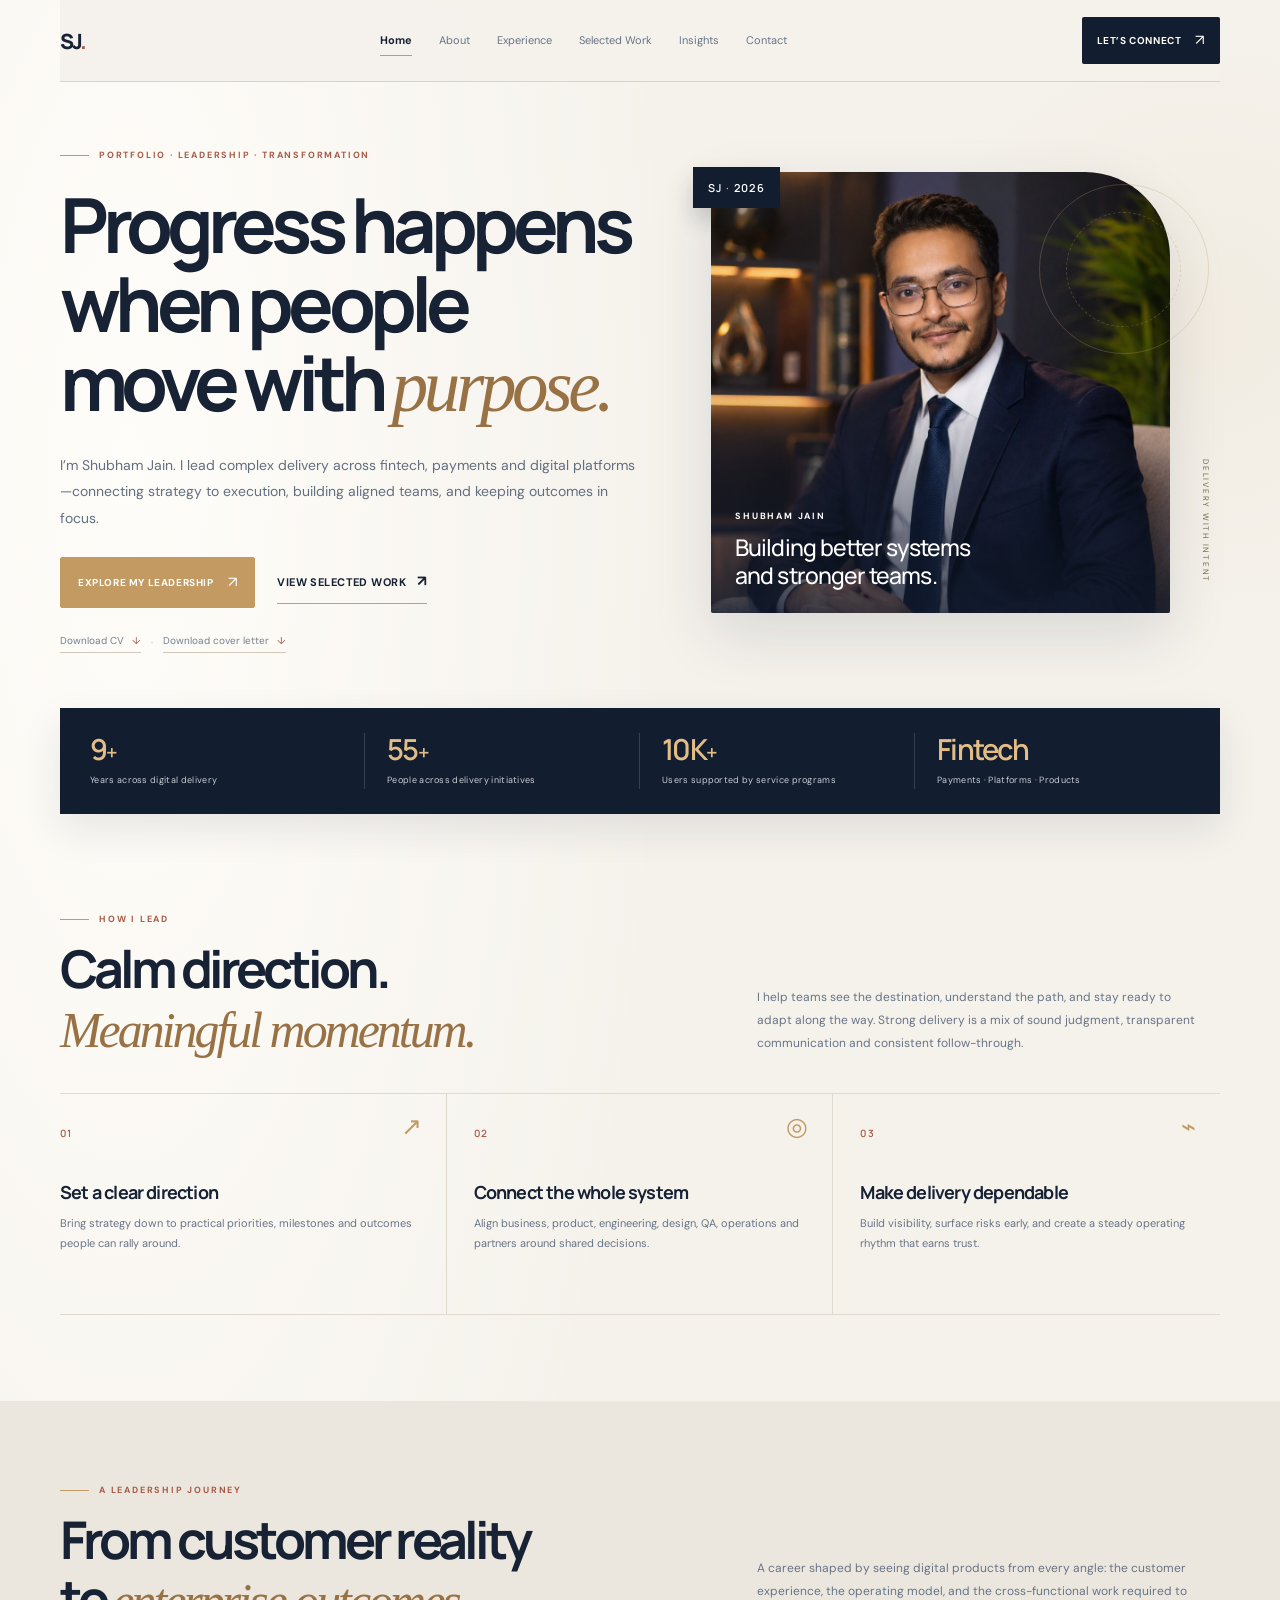
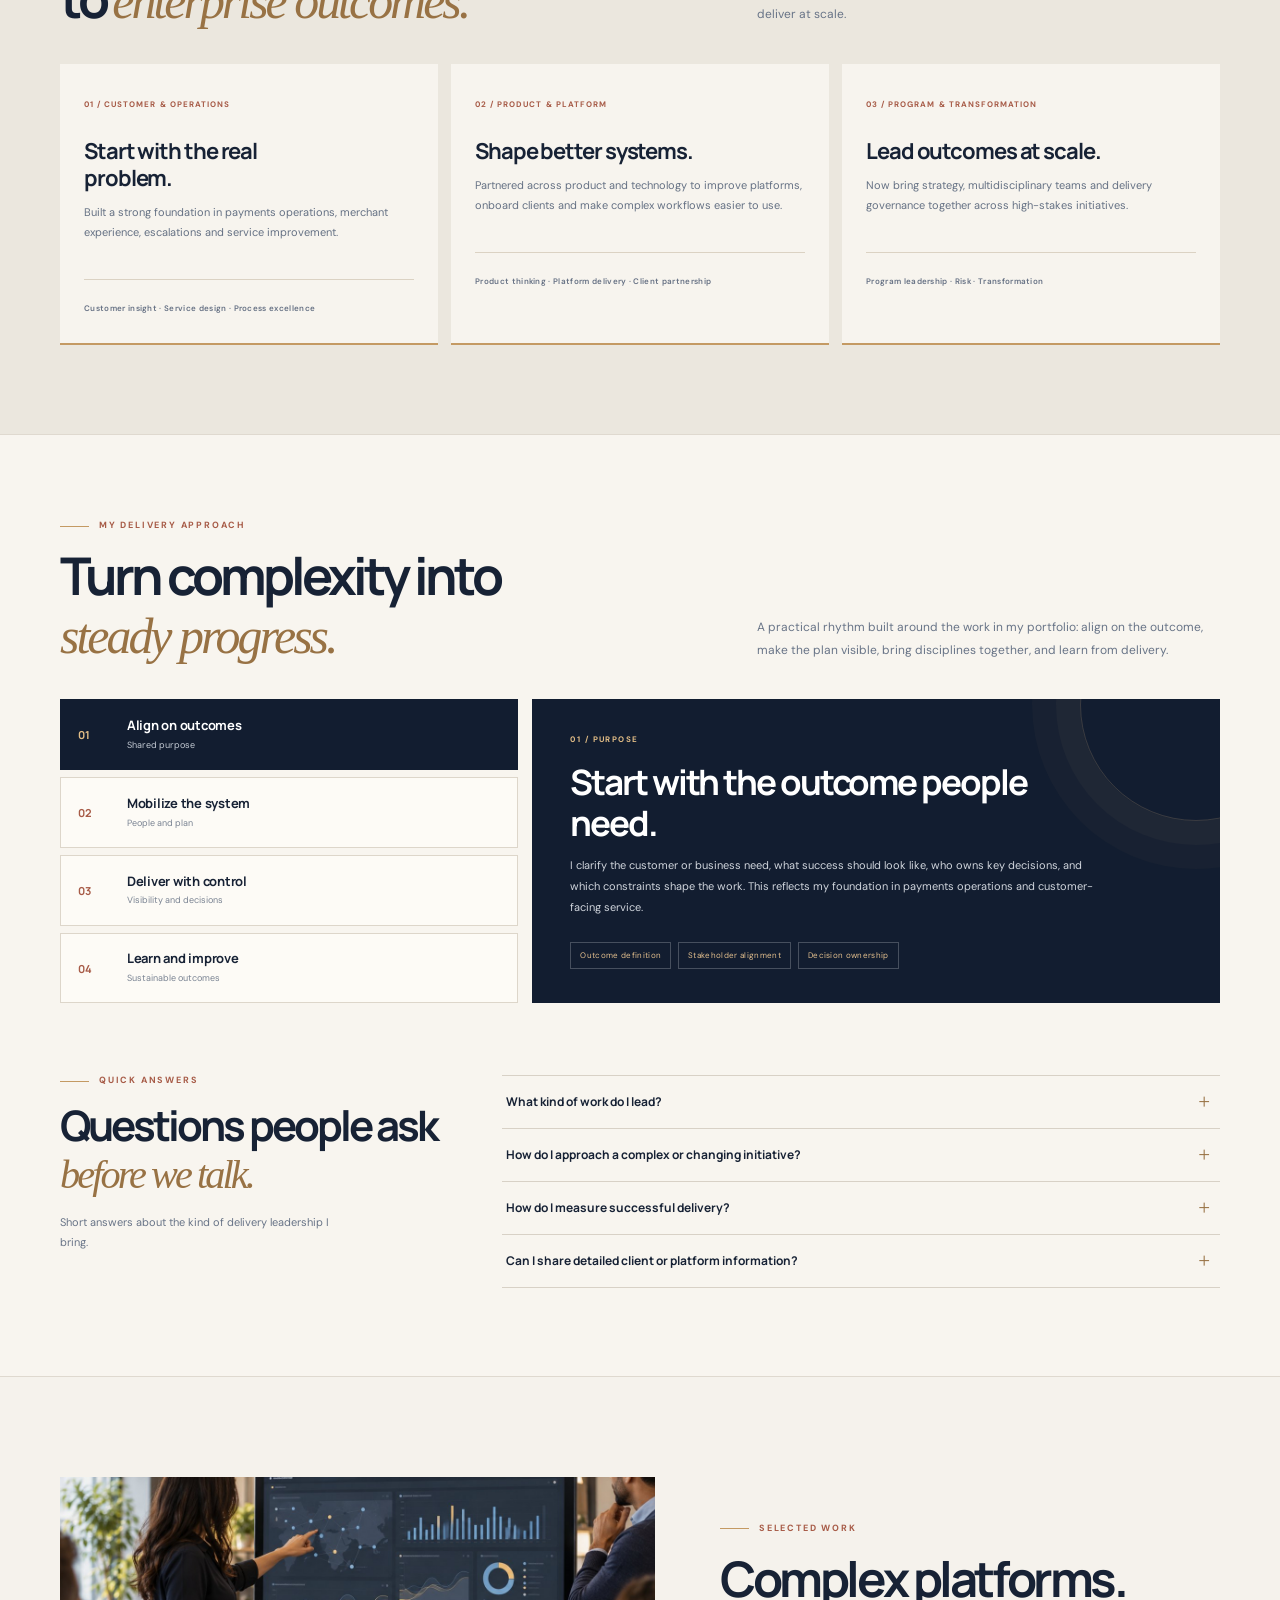
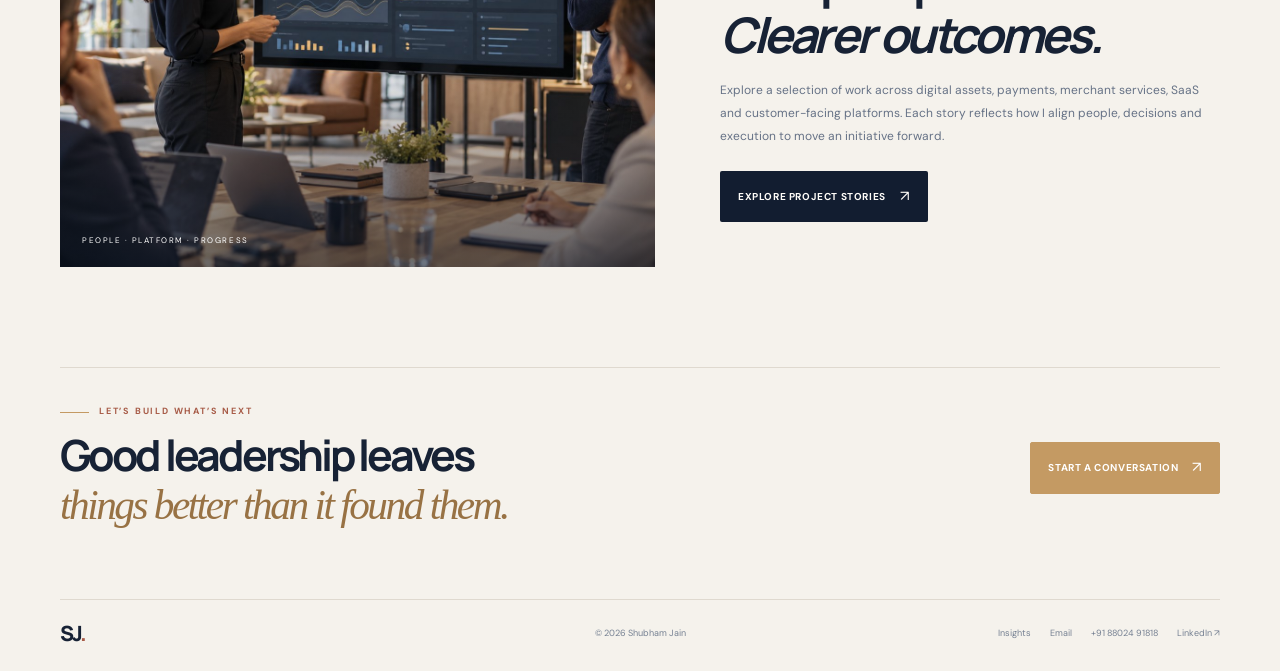
<file: index.html>
<!doctype html>
<html lang="en">

<head>
    <meta charset="utf-8">
    <meta name="viewport" content="width=device-width,initial-scale=1">
    <meta name="description"
        content="Shubham Jain — delivery, transformation and program leader across fintech, payments and digital platforms.">
    <title>Shubham Jain — Delivery & Transformation Leader</title>
    <link rel="icon" type="image/png" sizes="64x64" href="assets/favicon-64.png">
    <link rel="apple-touch-icon" sizes="180x180" href="assets/apple-touch-icon.png">
    <link rel="stylesheet" href="styles.css">
</head>

<body>
    <div class="site-shell">
        <nav class="nav wrap"><a class="brand" href="index.html">SJ<span>.</span></a>
            <div class="navlinks"><a class="active" href="index.html">Home</a><a href="about.html">About</a><a
                    href="experience.html">Experience</a><a href="projects.html">Selected Work</a><a href="insights.html">Insights</a><a
                    href="contact.html">Contact</a></div><a class="nav-cta" href="contact.html">Let’s connect
                <b>↗</b></a>
        </nav>
        <main>
            <section class="hero wrap">
                <div class="hero-copy reveal">
                    <div class="eyebrow"><span class="eyebrow-line"></span>Portfolio · Leadership · Transformation</div>
                    <h1>Progress happens when people move with <em>purpose.</em></h1>
                    <p class="lead">I’m Shubham Jain. I lead complex delivery across fintech, payments and digital
                        platforms—connecting strategy to execution, building aligned teams, and keeping outcomes in
                        focus.</p>
                    <div class="actions"><a class="button gold" href="experience.html">Explore my leadership
                            <span>↗</span></a><a class="text-link" href="projects.html">View selected work
                            <span>↗</span></a></div>
                    <div class="document-links"><a href="assets/Shubham-Jain-CV.pdf" download>Download CV
                            <span>↓</span></a><i>·</i><a href="assets/Shubham-Jain-Cover-Letter.pdf" download>Download
                            cover letter <span>↓</span></a></div>
                </div>
                <div class="hero-visual reveal">
                    <div class="hero-photo"><img src="assets/shubham-hero.jpg"
                            alt="Shubham Jain in a professional setting">
                        <div class="photo-shade"></div>
                        <div class="photo-caption"><span>SHUBHAM JAIN</span><strong>Building better systems<br>and
                                stronger teams.</strong></div>
                    </div>
                    <div class="orbit orbit-one"></div>
                    <div class="orbit orbit-two"></div>
                    <div class="floating-mark">SJ <span>·</span> 2026</div>
                    <div class="vertical-note">DELIVERY WITH INTENT</div>
                </div>
            </section>
            <section class="stat-band wrap reveal">
                <div class="stat"><strong>9<span>+</span></strong><small>Years across digital delivery</small></div>
                <div class="stat"><strong>55<span>+</span></strong><small>People across delivery initiatives</small>
                </div>
                <div class="stat"><strong>10K<span>+</span></strong><small>Users supported by service programs</small>
                </div>
                <div class="stat"><strong>Fintech</strong><small>Payments · Platforms · Products</small></div>
            </section>
            <section class="section wrap">
                <div class="section-heading reveal">
                    <div>
                        <div class="eyebrow"><span class="eyebrow-line"></span>How I lead</div>
                        <h2>Calm direction.<br><em>Meaningful momentum.</em></h2>
                    </div>
                    <p class="section-intro">I help teams see the destination, understand the path, and stay ready to
                        adapt along the way. Strong delivery is a mix of sound judgment, transparent communication and
                        consistent follow-through.</p>
                </div>
                <div class="leadership-grid">
                    <article class="lead-card reveal"><span class="card-index">01</span>
                        <div class="card-icon">↗</div>
                        <h3>Set a clear direction</h3>
                        <p>Bring strategy down to practical priorities, milestones and outcomes people can rally around.
                        </p>
                    </article>
                    <article class="lead-card reveal"><span class="card-index">02</span>
                        <div class="card-icon">◎</div>
                        <h3>Connect the whole system</h3>
                        <p>Align business, product, engineering, design, QA, operations and partners around shared
                            decisions.</p>
                    </article>
                    <article class="lead-card reveal"><span class="card-index">03</span>
                        <div class="card-icon">⌁</div>
                        <h3>Make delivery dependable</h3>
                        <p>Build visibility, surface risks early, and create a steady operating rhythm that earns trust.
                        </p>
                    </article>
                </div>
            </section>
            <section class="journey-section">
                <div class="wrap">
                    <div class="section-heading reveal">
                        <div>
                            <div class="eyebrow"><span class="eyebrow-line"></span>A leadership journey</div>
                            <h2>From customer reality<br>to <em>enterprise outcomes.</em></h2>
                        </div>
                        <p class="section-intro">A career shaped by seeing digital products from every angle: the
                            customer experience, the operating model, and the cross-functional work required to deliver
                            at scale.</p>
                    </div>
                    <div class="journey-grid">
                        <article class="journey-card reveal"><span>01 / CUSTOMER & OPERATIONS</span>
                            <h3>Start with the real problem.</h3>
                            <p>Built a strong foundation in payments operations, merchant experience, escalations and
                                service improvement.</p>
                            <div class="journey-rule"></div><b>Customer insight · Service design · Process
                                excellence</b>
                        </article>
                        <article class="journey-card reveal"><span>02 / PRODUCT & PLATFORM</span>
                            <h3>Shape better systems.</h3>
                            <p>Partnered across product and technology to improve platforms, onboard clients and make
                                complex workflows easier to use.</p>
                            <div class="journey-rule"></div><b>Product thinking · Platform delivery · Client
                                partnership</b>
                        </article>
                        <article class="journey-card reveal"><span>03 / PROGRAM & TRANSFORMATION</span>
                            <h3>Lead outcomes at scale.</h3>
                            <p>Now bring strategy, multidisciplinary teams and delivery governance together across
                                high-stakes initiatives.</p>
                            <div class="journey-rule"></div><b>Program leadership · Risk · Transformation</b>
                        </article>
                    </div>
                </div>
            </section>
            <section class="delivery-approach-section">
                <div class="wrap">
                    <div class="section-heading reveal">
                        <div>
                            <div class="eyebrow"><span class="eyebrow-line"></span>My delivery approach</div>
                            <h2>Turn complexity into<br><em>steady progress.</em></h2>
                        </div>
                        <p class="section-intro">A practical rhythm built around the work in my portfolio: align on the outcome, make the plan visible, bring disciplines together, and learn from delivery.</p>
                    </div>
                    <div class="approach-layout reveal">
                        <div class="approach-steps" role="tablist" aria-label="Delivery approach stages">
                            <button class="approach-step is-active" type="button" role="tab" aria-selected="true" aria-controls="approach-detail" data-step="0"><span>01</span><b>Align on outcomes</b><i>Shared purpose</i></button>
                            <button class="approach-step" type="button" role="tab" aria-selected="false" aria-controls="approach-detail" data-step="1"><span>02</span><b>Mobilize the system</b><i>People and plan</i></button>
                            <button class="approach-step" type="button" role="tab" aria-selected="false" aria-controls="approach-detail" data-step="2"><span>03</span><b>Deliver with control</b><i>Visibility and decisions</i></button>
                            <button class="approach-step" type="button" role="tab" aria-selected="false" aria-controls="approach-detail" data-step="3"><span>04</span><b>Learn and improve</b><i>Sustainable outcomes</i></button>
                        </div>
                        <article class="approach-detail" id="approach-detail" role="tabpanel" aria-live="polite">
                            <div class="approach-detail-number">01 / PURPOSE</div>
                            <h3>Start with the outcome people need.</h3>
                            <p>I clarify the customer or business need, what success should look like, who owns key decisions, and which constraints shape the work. This reflects my foundation in payments operations and customer-facing service.</p>
                            <div class="approach-tags"><span>Outcome definition</span><span>Stakeholder alignment</span><span>Decision ownership</span></div>
                        </article>
                    </div>
                    <div class="approach-faq">
                        <div class="faq-intro">
                            <div class="eyebrow"><span class="eyebrow-line"></span>Quick answers</div>
                            <h3>Questions people ask<br><em>before we talk.</em></h3>
                            <p>Short answers about the kind of delivery leadership I bring.</p>
                        </div>
                        <div class="faq-list">
                            <details><summary>What kind of work do I lead?</summary><p>Cross-functional delivery across fintech, payments, SaaS and digital platforms, including programs that require coordination across product, engineering, QA, operations, clients and partners.</p></details>
                            <details><summary>How do I approach a complex or changing initiative?</summary><p>I make outcomes, ownership, dependencies and risks visible early, then create a regular decision and communication rhythm so teams can adapt without losing sight of the goal.</p></details>
                            <details><summary>How do I measure successful delivery?</summary><p>By agreed customer and business outcomes, quality and readiness, predictable communication, and whether the operating teams can sustain the result after launch.</p></details>
                            <details><summary>Can I share detailed client or platform information?</summary><p>I can discuss the leadership approach and public portfolio examples. Confidential client, employer and platform details should be discussed only when appropriate and authorized.</p></details>
                        </div>
                    </div>
                </div>
            </section>
            <section class="feature-work wrap">
                <div class="feature-image reveal"><img src="assets/project-service.jpg"
                        alt="Leadership team reviewing a service delivery dashboard"><span class="image-label">PEOPLE ·
                        PLATFORM · PROGRESS</span></div>
                <div class="feature-copy reveal">
                    <div class="eyebrow"><span class="eyebrow-line"></span>Selected work</div>
                    <h2>Complex platforms.<br><em>Clearer outcomes.</em></h2>
                    <p>Explore a selection of work across digital assets, payments, merchant services, SaaS and
                        customer-facing platforms. Each story reflects how I align people, decisions and execution to
                        move an initiative forward.</p><a class="button dark" href="projects.html">Explore project
                        stories <span>↗</span></a>
                </div>
            </section>
            <section class="closing wrap reveal">
                <div>
                    <div class="eyebrow"><span class="eyebrow-line"></span>Let’s build what’s next</div>
                    <h2>Good leadership leaves<br><em>things better than it found them.</em></h2>
                </div><a class="button gold" href="contact.html">Start a conversation <span>↗</span></a>
            </section>
        </main>
        <footer class="footer wrap"><a class="brand" href="index.html">SJ<span>.</span></a><span>© 2026 Shubham
                Jain</span>
            <div><a href="insights.html">Insights</a><a href="mailto:shubhamjain8010@gmail.com">Email</a><a href="tel:+918802491818">+91 88024 91818</a><a
                    href="https://www.linkedin.com/in/engineer-shubham/" target="_blank" rel="noreferrer">LinkedIn ↗</a>
            </div>
        </footer>
    </div>
    <script src="script.js"></script>
</body>

</html>
</file>
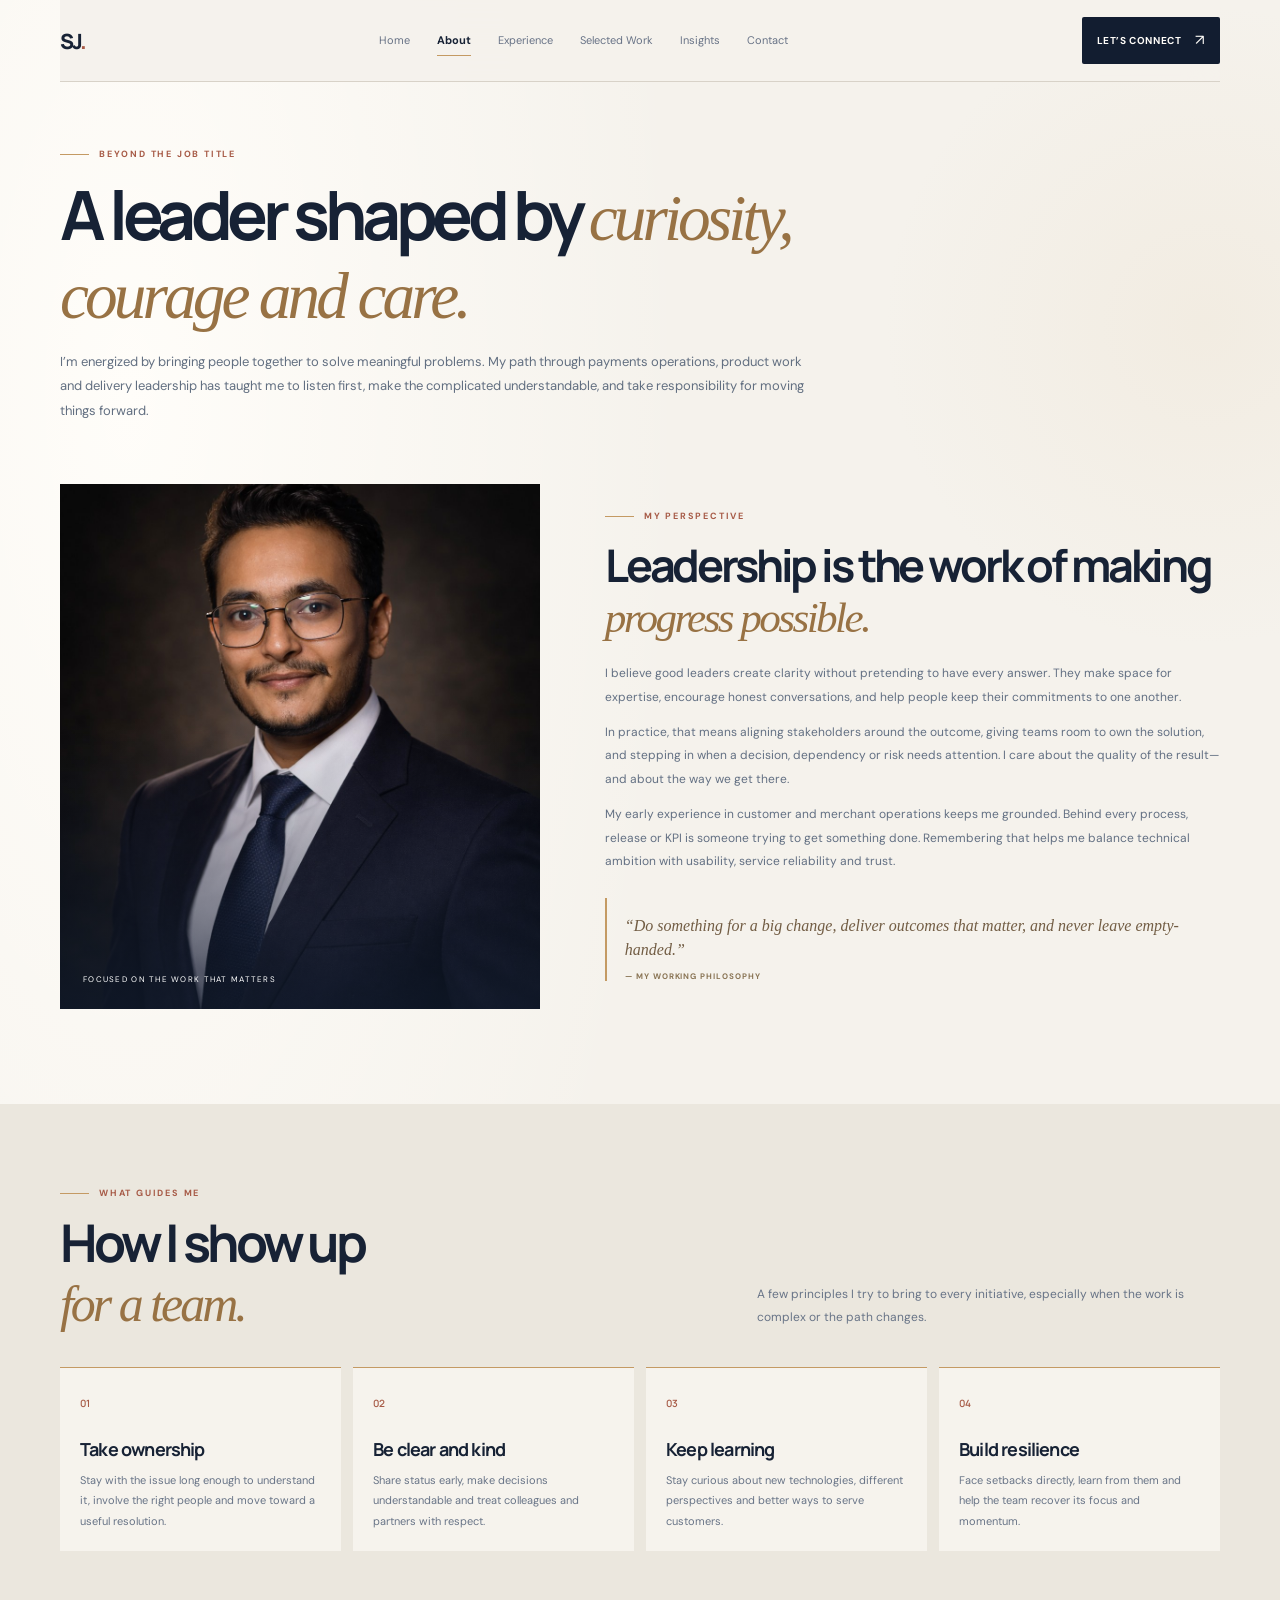
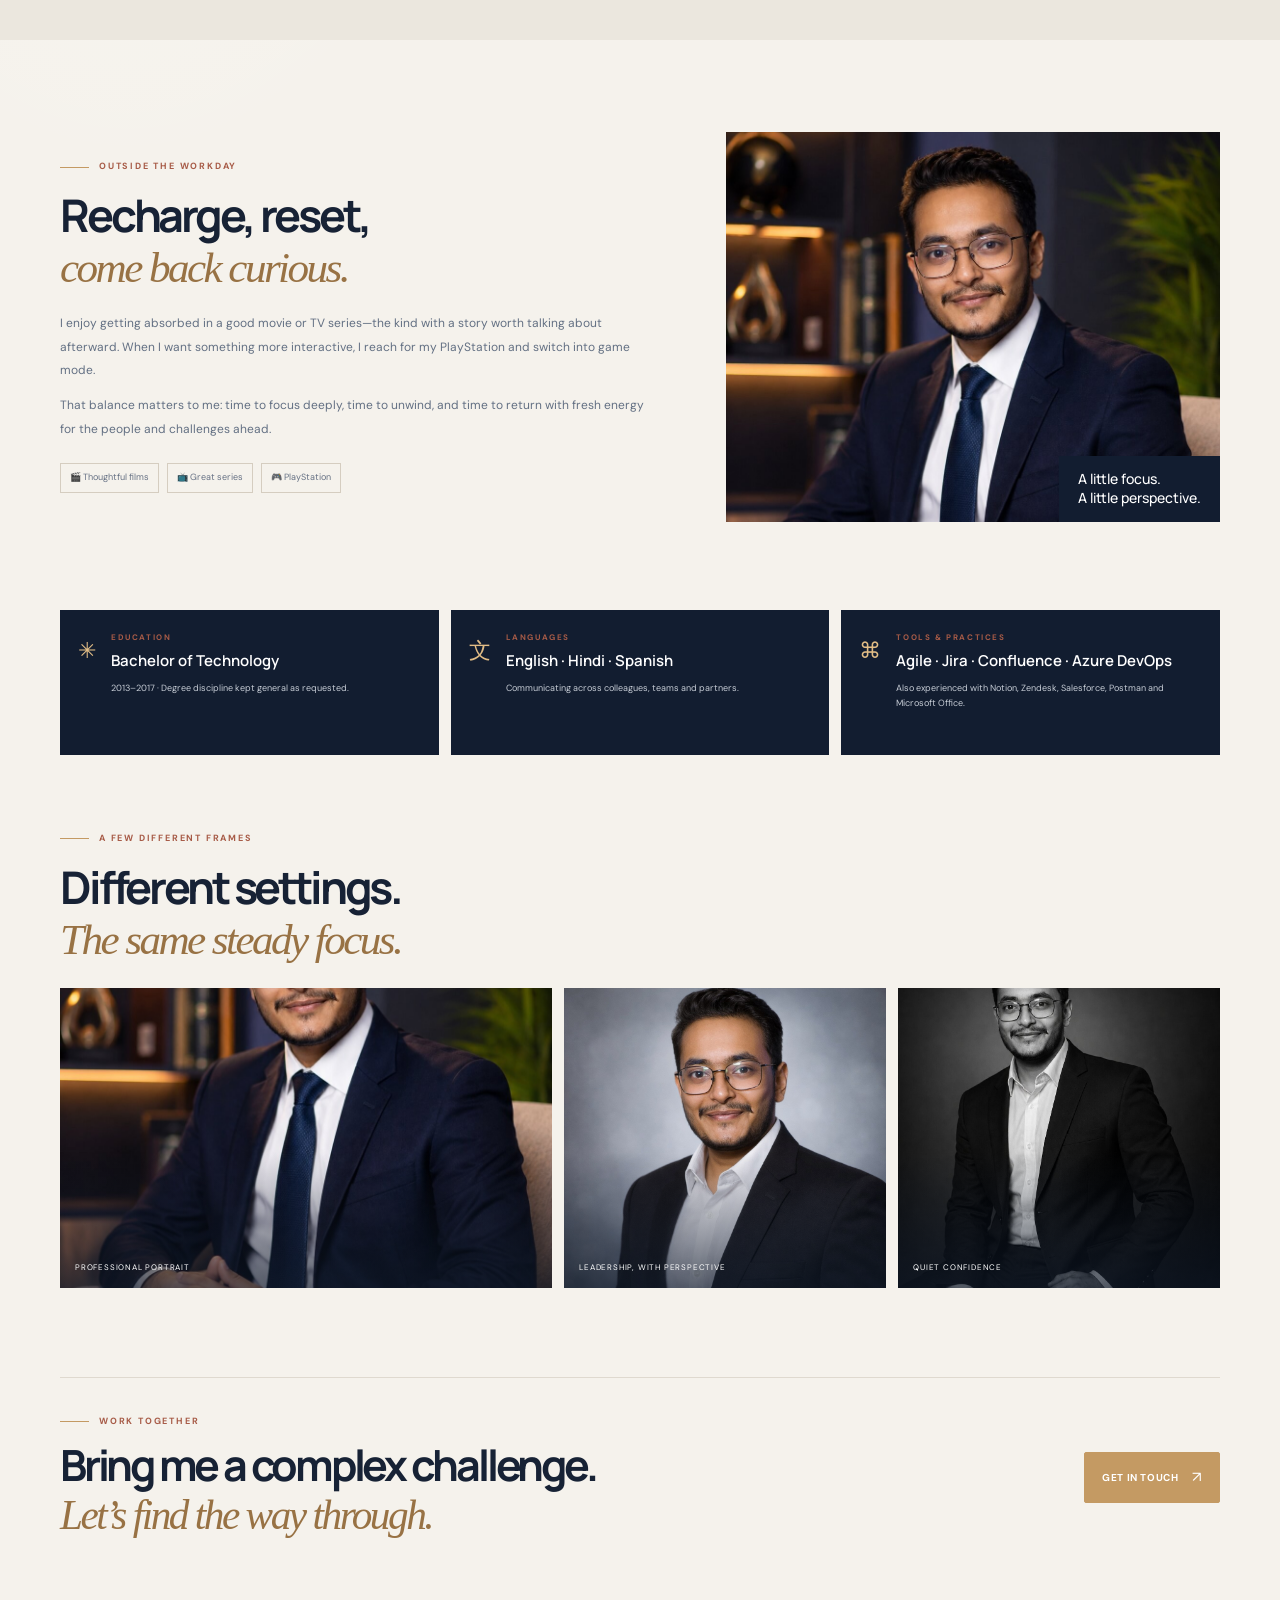
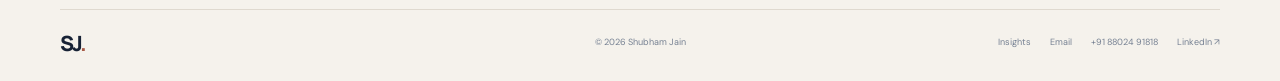
<file: about.html>
<!doctype html>
<html lang="en">

<head>
    <meta charset="utf-8">
    <meta name="viewport" content="width=device-width,initial-scale=1">
    <meta name="description"
        content="About Shubham Jain: a delivery leader who connects people, platforms and purpose.">
    <title>About — Shubham Jain</title>
    <link rel="icon" type="image/png" sizes="64x64" href="assets/favicon-64.png">
    <link rel="apple-touch-icon" sizes="180x180" href="assets/apple-touch-icon.png">
    <link rel="stylesheet" href="styles.css">
</head>

<body>
    <div class="site-shell">
        <nav class="nav wrap"><a class="brand" href="index.html">SJ<span>.</span></a>
            <div class="navlinks"><a href="index.html">Home</a><a class="active" href="about.html">About</a><a
                    href="experience.html">Experience</a><a href="projects.html">Selected Work</a><a href="insights.html">Insights</a><a
                    href="contact.html">Contact</a></div><a class="nav-cta" href="contact.html">Let’s connect
                <b>↗</b></a>
        </nav>
        <main>
            <section class="page-hero wrap">
                <div class="eyebrow reveal"><span class="eyebrow-line"></span>Beyond the job title</div>
                <h1 class="page-title reveal">A leader shaped by <em>curiosity, courage and care.</em></h1>
                <p class="page-lead reveal">I’m energized by bringing people together to solve meaningful problems. My
                    path through payments operations, product work and delivery leadership has taught me to listen
                    first, make the complicated understandable, and take responsibility for moving things forward.</p>
            </section>
            <section class="about-intro wrap">
                <div class="about-photo-large reveal"><img src="assets/shubham-portrait-dark.jpg"
                        alt="Shubham Jain in a dark formal suit"><span>FOCUSED ON THE WORK THAT MATTERS</span></div>
                <div class="about-story reveal">
                    <div class="eyebrow"><span class="eyebrow-line"></span>My perspective</div>
                    <h2>Leadership is the work of making <em>progress possible.</em></h2>
                    <p>I believe good leaders create clarity without pretending to have every answer. They make space
                        for expertise, encourage honest conversations, and help people keep their commitments to one
                        another.</p>
                    <p>In practice, that means aligning stakeholders around the outcome, giving teams room to own the
                        solution, and stepping in when a decision, dependency or risk needs attention. I care about the
                        quality of the result—and about the way we get there.</p>
                    <p>My early experience in customer and merchant operations keeps me grounded. Behind every process,
                        release or KPI is someone trying to get something done. Remembering that helps me balance
                        technical ambition with usability, service reliability and trust.</p>
                    <blockquote>“Do something for a big change, deliver outcomes that matter, and never leave
                        empty-handed.”<cite>— My working philosophy</cite></blockquote>
                </div>
            </section>
            <section class="values-section">
                <div class="wrap">
                    <div class="section-heading reveal">
                        <div>
                            <div class="eyebrow"><span class="eyebrow-line"></span>What guides me</div>
                            <h2>How I show up<br><em>for a team.</em></h2>
                        </div>
                        <p class="section-intro">A few principles I try to bring to every initiative, especially when
                            the work is complex or the path changes.</p>
                    </div>
                    <div class="values-grid">
                        <article class="value-card reveal"><span>01</span>
                            <h3>Take ownership</h3>
                            <p>Stay with the issue long enough to understand it, involve the right people and move
                                toward a useful resolution.</p>
                        </article>
                        <article class="value-card reveal"><span>02</span>
                            <h3>Be clear and kind</h3>
                            <p>Share status early, make decisions understandable and treat colleagues and partners with
                                respect.</p>
                        </article>
                        <article class="value-card reveal"><span>03</span>
                            <h3>Keep learning</h3>
                            <p>Stay curious about new technologies, different perspectives and better ways to serve
                                customers.</p>
                        </article>
                        <article class="value-card reveal"><span>04</span>
                            <h3>Build resilience</h3>
                            <p>Face setbacks directly, learn from them and help the team recover its focus and momentum.
                            </p>
                        </article>
                    </div>
                </div>
            </section>
            <section class="personal-section wrap">
                <div class="personal-copy reveal">
                    <div class="eyebrow"><span class="eyebrow-line"></span>Outside the workday</div>
                    <h2>Recharge, reset,<br><em>come back curious.</em></h2>
                    <p>I enjoy getting absorbed in a good movie or TV series—the kind with a story worth talking about
                        afterward. When I want something more interactive, I reach for my PlayStation and switch into
                        game mode.</p>
                    <p>That balance matters to me: time to focus deeply, time to unwind, and time to return with fresh
                        energy for the people and challenges ahead.</p>
                    <div class="hobby-chips"><span>🎬 Thoughtful films</span><span>📺 Great series</span><span>🎮
                            PlayStation</span></div>
                </div>
                <div class="personal-photo reveal"><img src="assets/shubham-hero.jpg"
                        alt="Shubham Jain seated in a professional setting">
                    <div class="personal-photo-note">A little focus.<br>A little perspective.</div>
                </div>
            </section>
            <section class="about-details wrap">
                <div class="detail-panel reveal">
                    <div class="detail-symbol">✳</div>
                    <div>
                        <div class="eyebrow">Education</div>
                        <h3>Bachelor of Technology</h3>
                        <p>2013–2017 · Degree discipline kept general as requested.</p>
                    </div>
                </div>
                <div class="detail-panel reveal">
                    <div class="detail-symbol">文</div>
                    <div>
                        <div class="eyebrow">Languages</div>
                        <h3>English · Hindi · Spanish</h3>
                        <p>Communicating across colleagues, teams and partners.</p>
                    </div>
                </div>
                <div class="detail-panel reveal">
                    <div class="detail-symbol">⌘</div>
                    <div>
                        <div class="eyebrow">Tools & practices</div>
                        <h3>Agile · Jira · Confluence · Azure DevOps</h3>
                        <p>Also experienced with Notion, Zendesk, Salesforce, Postman and Microsoft Office.</p>
                    </div>
                </div>
            </section>
            <section class="photo-gallery wrap">
                <div class="gallery-heading reveal">
                    <div class="eyebrow"><span class="eyebrow-line"></span>A few different frames</div>
                    <h2>Different settings.<br><em>The same steady focus.</em></h2>
                </div>
                <div class="gallery-grid">
                    <figure class="gallery-photo gallery-wide reveal"><img src="assets/shubham-hero.jpg"
                            alt="Shubham Jain in a professional office setting">
                        <figcaption>Professional portrait</figcaption>
                    </figure>
                    <figure class="gallery-photo reveal"><img src="assets/shubham-portrait-light.jpg"
                            alt="Shubham Jain wearing a suit and glasses">
                        <figcaption>Leadership, with perspective</figcaption>
                    </figure>
                    <figure class="gallery-photo reveal"><img src="assets/shubham-portrait-classic.jpg"
                            alt="Black and white portrait of Shubham Jain">
                        <figcaption>Quiet confidence</figcaption>
                    </figure>
                </div>
            </section>
            <section class="closing wrap reveal">
                <div>
                    <div class="eyebrow"><span class="eyebrow-line"></span>Work together</div>
                    <h2>Bring me a complex challenge.<br><em>Let’s find the way through.</em></h2>
                </div><a class="button gold" href="contact.html">Get in touch <span>↗</span></a>
            </section>
        </main>
        <footer class="footer wrap"><a class="brand" href="index.html">SJ<span>.</span></a><span>© 2026 Shubham
                Jain</span>
            <div><a href="insights.html">Insights</a><a href="mailto:shubhamjain8010@gmail.com">Email</a><a href="tel:+918802491818">+91 88024 91818</a><a
                    href="https://www.linkedin.com/in/engineer-shubham/" target="_blank" rel="noreferrer">LinkedIn ↗</a>
            </div>
        </footer>
    </div>
    <script src="script.js"></script>
</body>

</html>
</file>
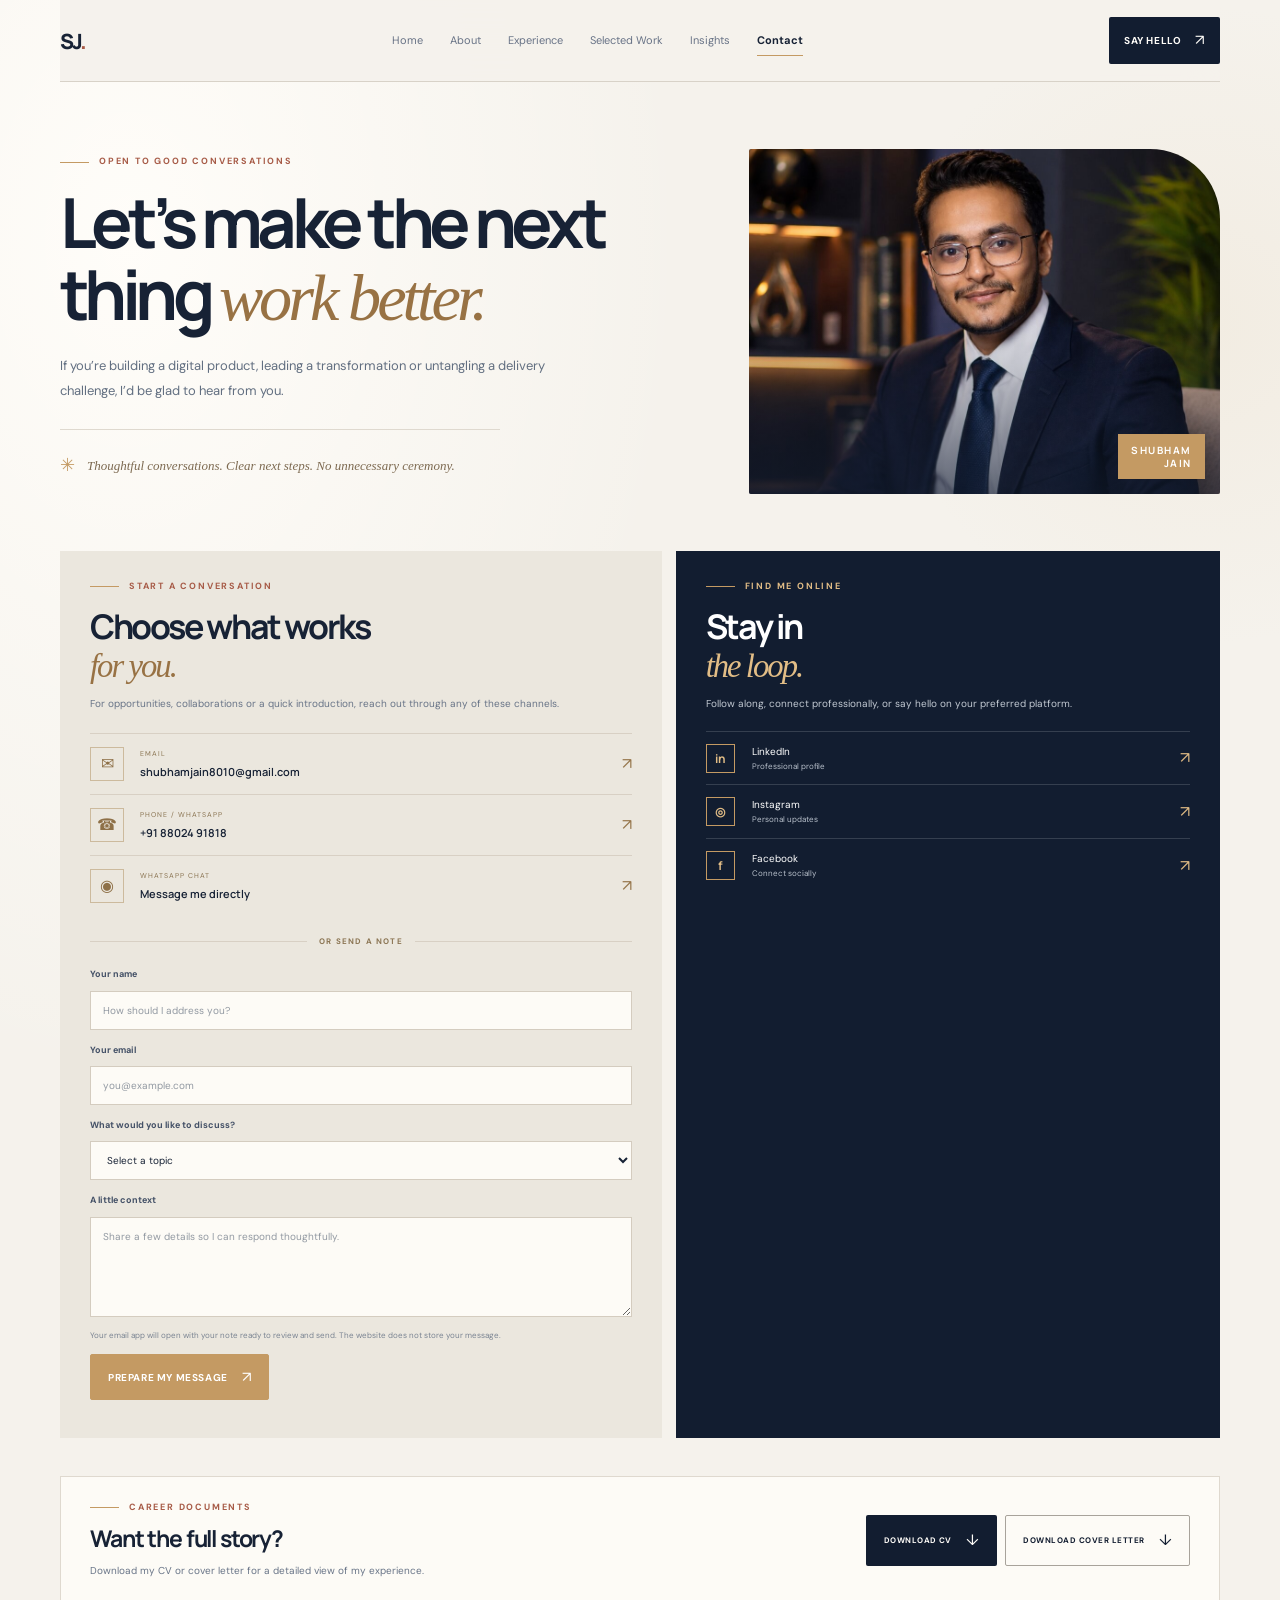
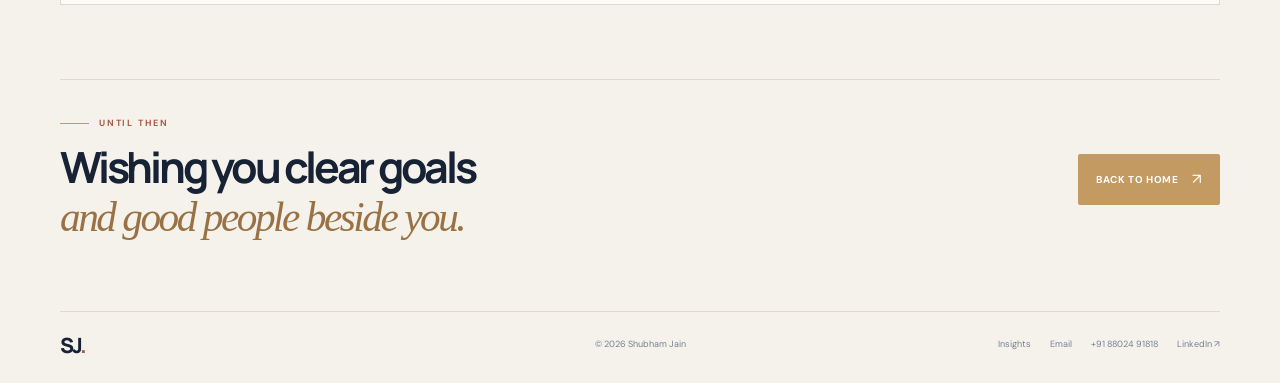
<file: contact.html>
<!doctype html>
<html lang="en">

<head>
    <meta charset="utf-8">
    <meta name="viewport" content="width=device-width,initial-scale=1">
    <meta name="description"
        content="Contact Shubham Jain about delivery leadership, program management and fintech opportunities.">
    <title>Contact — Shubham Jain</title>
    <link rel="icon" type="image/png" sizes="64x64" href="assets/favicon-64.png">
    <link rel="apple-touch-icon" sizes="180x180" href="assets/apple-touch-icon.png">
    <link rel="stylesheet" href="styles.css">
</head>

<body>
    <div class="site-shell">
        <nav class="nav wrap"><a class="brand" href="index.html">SJ<span>.</span></a>
            <div class="navlinks"><a href="index.html">Home</a><a href="about.html">About</a><a
                    href="experience.html">Experience</a><a href="projects.html">Selected Work</a><a href="insights.html">Insights</a><a class="active"
                    href="contact.html">Contact</a></div><a class="nav-cta" href="mailto:shubhamjain8010@gmail.com">Say
                hello <b>↗</b></a>
        </nav>
        <main>
            <section class="contact-hero wrap">
                <div class="contact-hero-copy reveal">
                    <div class="eyebrow"><span class="eyebrow-line"></span>Open to good conversations</div>
                    <h1>Let’s make the next thing <em>work better.</em></h1>
                    <p class="page-lead">If you’re building a digital product, leading a transformation or untangling a
                        delivery challenge, I’d be glad to hear from you.</p>
                    <div class="contact-promise"><span class="promise-icon">✳</span>
                        <p>Thoughtful conversations. Clear next steps. No unnecessary ceremony.</p>
                    </div>
                </div>
                <div class="contact-portrait reveal"><img src="assets/shubham-hero.jpg"
                        alt="Shubham Jain in a professional setting">
                    <div class="contact-photo-stamp">SHUBHAM<br>JAIN</div>
                </div>
            </section>
            <section class="contact-main wrap">
                <div class="contact-panel reveal">
                    <div class="eyebrow"><span class="eyebrow-line"></span>Start a conversation</div>
                    <h2>Choose what works<br><em>for you.</em></h2>
                    <p>For opportunities, collaborations or a quick introduction, reach out through any of these
                        channels.</p>
                    <div class="contact-methods"><a class="contact-method" href="mailto:shubhamjain8010@gmail.com"><span
                                class="method-icon">✉</span><span><small>EMAIL</small><strong>shubhamjain8010@gmail.com</strong></span><b>↗</b></a><a
                            class="contact-method" href="tel:+918802491818"><span
                                class="method-icon">☎</span><span><small>PHONE / WHATSAPP</small><strong>+91 88024
                                    91818</strong></span><b>↗</b></a><a class="contact-method"
                            href="https://wa.me/918802491818" target="_blank" rel="noreferrer"><span
                                class="method-icon">◉</span><span><small>WHATSAPP CHAT</small><strong>Message me
                                    directly</strong></span><b>↗</b></a></div>
                    <div class="form-divider"><span>OR SEND A NOTE</span></div>
                    <form class="contact-form" id="contact-form">
                        <label for="contact-name">Your name</label><input id="contact-name" name="name" autocomplete="name" required placeholder="How should I address you?">
                        <label for="contact-email">Your email</label><input id="contact-email" name="email" type="email" autocomplete="email" required placeholder="you@example.com">
                        <label for="contact-topic">What would you like to discuss?</label><select id="contact-topic" name="topic" required><option value="" disabled selected>Select a topic</option><option>Career opportunity</option><option>Program or delivery leadership</option><option>Collaboration or advisory</option><option>Speaking or media</option><option>Other</option></select>
                        <label for="contact-message">A little context</label><textarea id="contact-message" name="message" rows="4" required placeholder="Share a few details so I can respond thoughtfully."></textarea>
                        <p class="form-note">Your email app will open with your note ready to review and send. The website does not store your message.</p>
                        <button class="button gold form-submit" type="submit">Prepare my message <span>↗</span></button>
                        <p class="form-status" id="form-status" role="status" aria-live="polite"></p>
                    </form>
                </div>
                <div class="social-panel reveal">
                    <div class="eyebrow"><span class="eyebrow-line"></span>Find me online</div>
                    <h2>Stay in<br><em>the loop.</em></h2>
                    <p>Follow along, connect professionally, or say hello on your preferred platform.</p>
                    <div class="social-list"><a href="https://www.linkedin.com/in/engineer-shubham/" target="_blank"
                            rel="noreferrer"><span class="social-badge">in</span><span>LinkedIn<small>Professional
                                    profile</small></span><b>↗</b></a><a
                            href="https://www.instagram.com/engineer.on.insta/" target="_blank" rel="noreferrer"><span
                                class="social-badge">◎</span><span>Instagram<small>Personal
                                    updates</small></span><b>↗</b></a><a href="https://www.facebook.com/roxxtarshubham/"
                            target="_blank" rel="noreferrer"><span
                                class="social-badge">f</span><span>Facebook<small>Connect
                                    socially</small></span><b>↗</b></a></div>
                </div>
            </section>
            <section class="document-band wrap reveal">
                <div>
                    <div class="eyebrow"><span class="eyebrow-line"></span>Career documents</div>
                    <h2>Want the full story?</h2>
                    <p>Download my CV or cover letter for a detailed view of my experience.</p>
                </div>
                <div class="document-actions"><a class="button dark" href="assets/Shubham-Jain-CV.pdf" download>Download
                        CV <span>↓</span></a><a class="button outline" href="assets/Shubham-Jain-Cover-Letter.pdf"
                        download>Download cover letter <span>↓</span></a></div>
            </section>
            <section class="closing wrap reveal">
                <div>
                    <div class="eyebrow"><span class="eyebrow-line"></span>Until then</div>
                    <h2>Wishing you clear goals<br><em>and good people beside you.</em></h2>
                </div><a class="button gold" href="index.html">Back to home <span>↗</span></a>
            </section>
        </main>
        <footer class="footer wrap"><a class="brand" href="index.html">SJ<span>.</span></a><span>© 2026 Shubham
                Jain</span>
            <div><a href="insights.html">Insights</a><a href="mailto:shubhamjain8010@gmail.com">Email</a><a href="tel:+918802491818">+91 88024 91818</a><a
                    href="https://www.linkedin.com/in/engineer-shubham/" target="_blank" rel="noreferrer">LinkedIn ↗</a>
            </div>
        </footer>
    </div>
    <script src="script.js"></script>
</body>

</html>
</file>
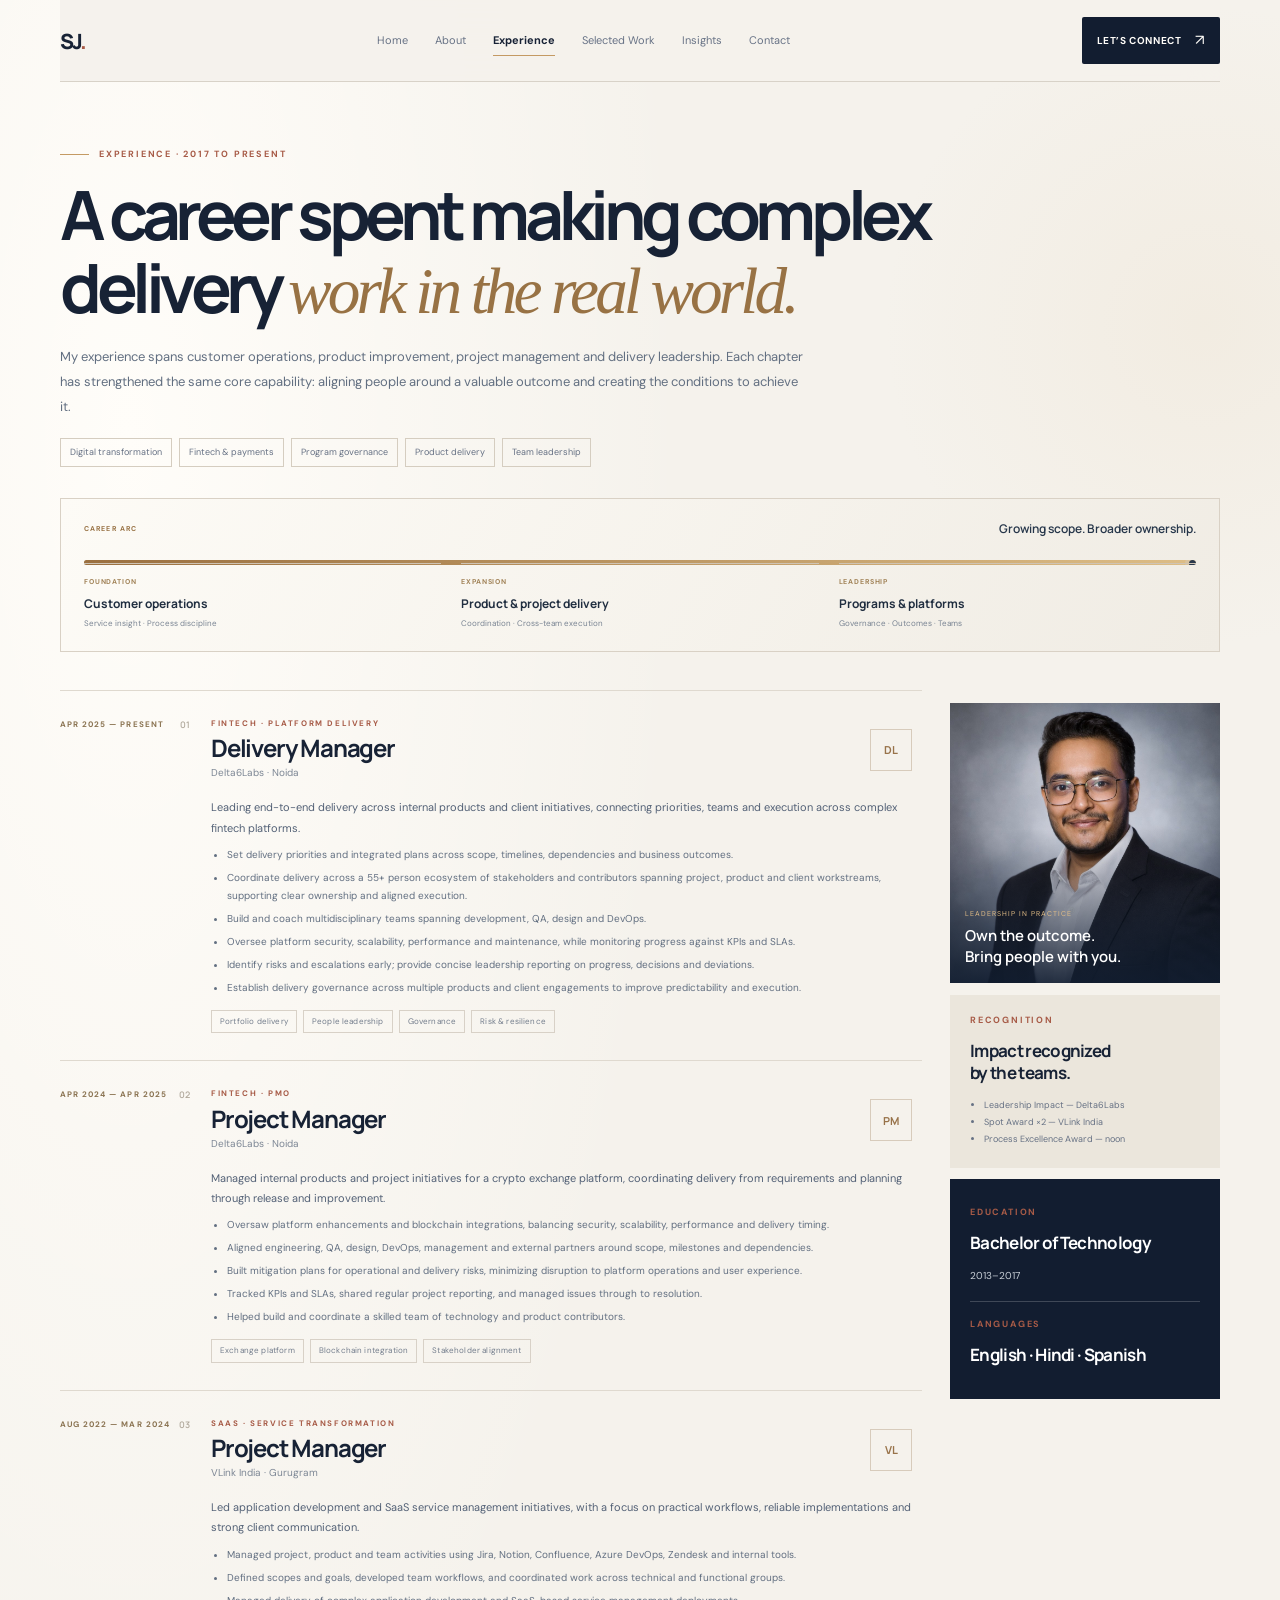
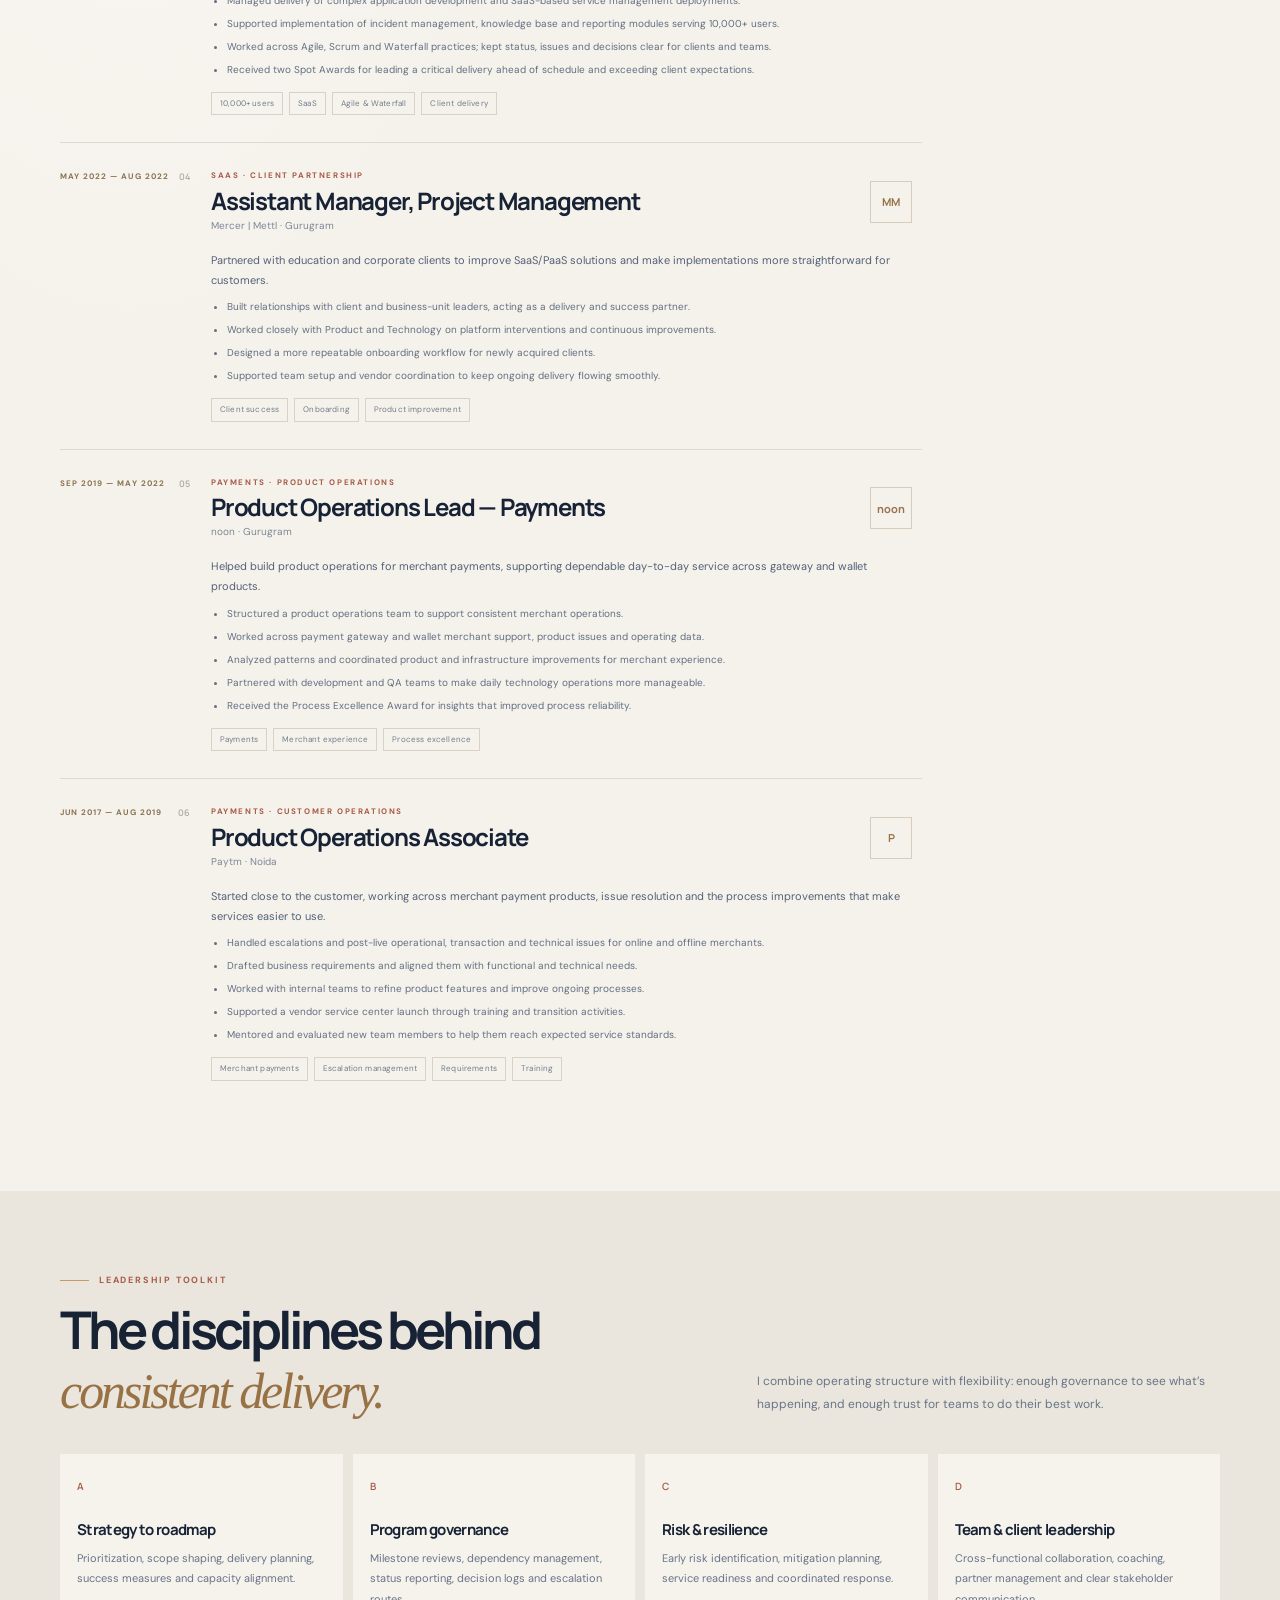
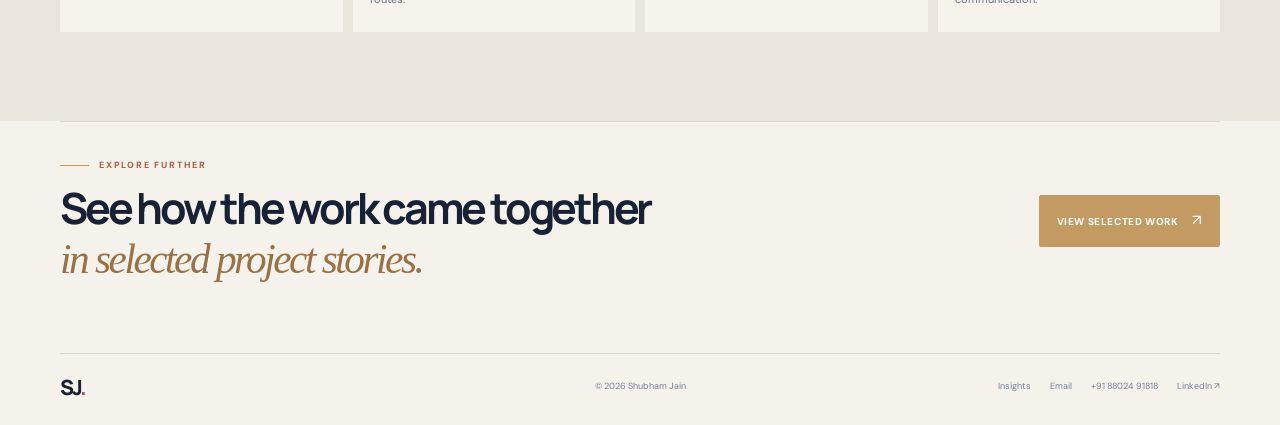
<file: experience.html>
<!doctype html>
<html lang="en">

<head>
    <meta charset="utf-8">
    <meta name="viewport" content="width=device-width,initial-scale=1">
    <meta name="description"
        content="Shubham Jain's experience in delivery leadership, program management, fintech, payments and digital products.">
    <title>Experience — Shubham Jain</title>
    <link rel="icon" type="image/png" sizes="64x64" href="assets/favicon-64.png">
    <link rel="apple-touch-icon" sizes="180x180" href="assets/apple-touch-icon.png">
    <link rel="stylesheet" href="styles.css">
</head>

<body>
    <div class="site-shell">
        <nav class="nav wrap"><a class="brand" href="index.html">SJ<span>.</span></a>
            <div class="navlinks"><a href="index.html">Home</a><a href="about.html">About</a><a class="active"
                    href="experience.html">Experience</a><a href="projects.html">Selected Work</a><a href="insights.html">Insights</a><a
                    href="contact.html">Contact</a></div><a class="nav-cta" href="contact.html">Let’s connect
                <b>↗</b></a>
        </nav>
        <main>
            <section class="page-hero wrap">
                <div class="eyebrow reveal"><span class="eyebrow-line"></span>Experience · 2017 to present</div>
                <h1 class="page-title reveal">A career spent making complex delivery <em>work in the real world.</em>
                </h1>
                <p class="page-lead reveal">My experience spans customer operations, product improvement, project
                    management and delivery leadership. Each chapter has strengthened the same core capability: aligning
                    people around a valuable outcome and creating the conditions to achieve it.</p>
                <div class="experience-pills reveal"><span>Digital transformation</span><span>Fintech &
                        payments</span><span>Program governance</span><span>Product delivery</span><span>Team
                        leadership</span></div>
                <div class="career-arc reveal" aria-label="Career progression from operations to delivery leadership">
                    <div class="career-arc-heading"><span>CAREER ARC</span><b>Growing scope. Broader ownership.</b></div>
                    <div class="career-track"><div class="career-line"><i></i></div><div><small>FOUNDATION</small><b>Customer operations</b><span>Service insight · Process discipline</span></div><div><small>EXPANSION</small><b>Product & project delivery</b><span>Coordination · Cross-team execution</span></div><div><small>LEADERSHIP</small><b>Programs & platforms</b><span>Governance · Outcomes · Teams</span></div></div>
                </div>
            </section>
            <section class="experience-layout wrap">
                <div class="timeline">
                    <article class="role-card reveal">
                        <div class="role-meta"><span>APR 2025 — PRESENT</span><i>01</i></div>
                        <div class="role-main">
                            <div class="role-heading">
                                <div>
                                    <div class="eyebrow">Fintech · Platform delivery</div>
                                    <h2>Delivery Manager</h2>
                                    <p class="role-company">Delta6Labs · Noida</p>
                                </div><span class="role-mark">DL</span>
                            </div>
                            <p class="role-summary">Leading end-to-end delivery across internal products and client
                                initiatives, connecting priorities, teams and execution across complex fintech
                                platforms.</p>
                            <ul>
                                <li>Set delivery priorities and integrated plans across scope, timelines, dependencies
                                    and business outcomes.</li>
                                <li>Coordinate delivery across a 55+ person ecosystem of stakeholders and contributors
                                    spanning project, product and client workstreams, supporting clear ownership and
                                    aligned execution.</li>
                                <li>Build and coach multidisciplinary teams spanning development, QA, design and DevOps.
                                </li>
                                <li>Oversee platform security, scalability, performance and maintenance, while
                                    monitoring progress against KPIs and SLAs.</li>
                                <li>Identify risks and escalations early; provide concise leadership reporting on
                                    progress, decisions and deviations.</li>
                                <li>Establish delivery governance across multiple products and client engagements to
                                    improve predictability and execution.</li>
                            </ul>
                            <div class="tagrow"><span class="tag">Portfolio delivery</span><span class="tag">People
                                    leadership</span><span class="tag">Governance</span><span class="tag">Risk &
                                    resilience</span></div>
                        </div>
                    </article>
                    <article class="role-card reveal">
                        <div class="role-meta"><span>APR 2024 — APR 2025</span><i>02</i></div>
                        <div class="role-main">
                            <div class="role-heading">
                                <div>
                                    <div class="eyebrow">Fintech · PMO</div>
                                    <h2>Project Manager</h2>
                                    <p class="role-company">Delta6Labs · Noida</p>
                                </div><span class="role-mark">PM</span>
                            </div>
                            <p class="role-summary">Managed internal products and project initiatives for a crypto
                                exchange platform, coordinating delivery from requirements and planning through release
                                and improvement.</p>
                            <ul>
                                <li>Oversaw platform enhancements and blockchain integrations, balancing security,
                                    scalability, performance and delivery timing.</li>
                                <li>Aligned engineering, QA, design, DevOps, management and external partners around
                                    scope, milestones and dependencies.</li>
                                <li>Built mitigation plans for operational and delivery risks, minimizing disruption to
                                    platform operations and user experience.</li>
                                <li>Tracked KPIs and SLAs, shared regular project reporting, and managed issues through
                                    to resolution.</li>
                                <li>Helped build and coordinate a skilled team of technology and product contributors.
                                </li>
                            </ul>
                            <div class="tagrow"><span class="tag">Exchange platform</span><span class="tag">Blockchain
                                    integration</span><span class="tag">Stakeholder alignment</span></div>
                        </div>
                    </article>
                    <article class="role-card reveal">
                        <div class="role-meta"><span>AUG 2022 — MAR 2024</span><i>03</i></div>
                        <div class="role-main">
                            <div class="role-heading">
                                <div>
                                    <div class="eyebrow">SaaS · Service transformation</div>
                                    <h2>Project Manager</h2>
                                    <p class="role-company">VLink India · Gurugram</p>
                                </div><span class="role-mark">VL</span>
                            </div>
                            <p class="role-summary">Led application development and SaaS service management initiatives,
                                with a focus on practical workflows, reliable implementations and strong client
                                communication.</p>
                            <ul>
                                <li>Managed project, product and team activities using Jira, Notion, Confluence, Azure
                                    DevOps, Zendesk and internal tools.</li>
                                <li>Defined scopes and goals, developed team workflows, and coordinated work across
                                    technical and functional groups.</li>
                                <li>Managed delivery of complex application development and SaaS-based service
                                    management deployments.</li>
                                <li>Supported implementation of incident management, knowledge base and reporting
                                    modules serving 10,000+ users.</li>
                                <li>Worked across Agile, Scrum and Waterfall practices; kept status, issues and
                                    decisions clear for clients and teams.</li>
                                <li>Received two Spot Awards for leading a critical delivery ahead of schedule and
                                    exceeding client expectations.</li>
                            </ul>
                            <div class="tagrow"><span class="tag">10,000+ users</span><span class="tag">SaaS</span><span
                                    class="tag">Agile & Waterfall</span><span class="tag">Client delivery</span></div>
                        </div>
                    </article>
                    <article class="role-card reveal">
                        <div class="role-meta"><span>MAY 2022 — AUG 2022</span><i>04</i></div>
                        <div class="role-main">
                            <div class="role-heading">
                                <div>
                                    <div class="eyebrow">SaaS · Client partnership</div>
                                    <h2>Assistant Manager, Project Management</h2>
                                    <p class="role-company">Mercer | Mettl · Gurugram</p>
                                </div><span class="role-mark">MM</span>
                            </div>
                            <p class="role-summary">Partnered with education and corporate clients to improve SaaS/PaaS
                                solutions and make implementations more straightforward for customers.</p>
                            <ul>
                                <li>Built relationships with client and business-unit leaders, acting as a delivery and
                                    success partner.</li>
                                <li>Worked closely with Product and Technology on platform interventions and continuous
                                    improvements.</li>
                                <li>Designed a more repeatable onboarding workflow for newly acquired clients.</li>
                                <li>Supported team setup and vendor coordination to keep ongoing delivery flowing
                                    smoothly.</li>
                            </ul>
                            <div class="tagrow"><span class="tag">Client success</span><span
                                    class="tag">Onboarding</span><span class="tag">Product improvement</span></div>
                        </div>
                    </article>
                    <article class="role-card reveal">
                        <div class="role-meta"><span>SEP 2019 — MAY 2022</span><i>05</i></div>
                        <div class="role-main">
                            <div class="role-heading">
                                <div>
                                    <div class="eyebrow">Payments · Product operations</div>
                                    <h2>Product Operations Lead — Payments</h2>
                                    <p class="role-company">noon · Gurugram</p>
                                </div><span class="role-mark">noon</span>
                            </div>
                            <p class="role-summary">Helped build product operations for merchant payments, supporting
                                dependable day-to-day service across gateway and wallet products.</p>
                            <ul>
                                <li>Structured a product operations team to support consistent merchant operations.</li>
                                <li>Worked across payment gateway and wallet merchant support, product issues and
                                    operating data.</li>
                                <li>Analyzed patterns and coordinated product and infrastructure improvements for
                                    merchant experience.</li>
                                <li>Partnered with development and QA teams to make daily technology operations more
                                    manageable.</li>
                                <li>Received the Process Excellence Award for insights that improved process
                                    reliability.</li>
                            </ul>
                            <div class="tagrow"><span class="tag">Payments</span><span class="tag">Merchant
                                    experience</span><span class="tag">Process excellence</span></div>
                        </div>
                    </article>
                    <article class="role-card reveal">
                        <div class="role-meta"><span>JUN 2017 — AUG 2019</span><i>06</i></div>
                        <div class="role-main">
                            <div class="role-heading">
                                <div>
                                    <div class="eyebrow">Payments · Customer operations</div>
                                    <h2>Product Operations Associate</h2>
                                    <p class="role-company">Paytm · Noida</p>
                                </div><span class="role-mark">P</span>
                            </div>
                            <p class="role-summary">Started close to the customer, working across merchant payment
                                products, issue resolution and the process improvements that make services easier to
                                use.</p>
                            <ul>
                                <li>Handled escalations and post-live operational, transaction and technical issues for
                                    online and offline merchants.</li>
                                <li>Drafted business requirements and aligned them with functional and technical needs.
                                </li>
                                <li>Worked with internal teams to refine product features and improve ongoing processes.
                                </li>
                                <li>Supported a vendor service center launch through training and transition activities.
                                </li>
                                <li>Mentored and evaluated new team members to help them reach expected service
                                    standards.</li>
                            </ul>
                            <div class="tagrow"><span class="tag">Merchant payments</span><span class="tag">Escalation
                                    management</span><span class="tag">Requirements</span><span
                                    class="tag">Training</span></div>
                        </div>
                    </article>
                </div>
                <aside class="experience-aside">
                    <div class="aside-portrait reveal"><img src="assets/shubham-portrait-light.jpg"
                            alt="Shubham Jain in a professional portrait">
                        <div><span>LEADERSHIP IN PRACTICE</span><strong>Own the outcome.<br>Bring people with
                                you.</strong></div>
                    </div>
                    <div class="aside-panel reveal">
                        <div class="eyebrow">Recognition</div>
                        <h3>Impact recognized<br>by the teams.</h3>
                        <ul>
                            <li>Leadership Impact — Delta6Labs</li>
                            <li>Spot Award ×2 — VLink India</li>
                            <li>Process Excellence Award — noon</li>
                        </ul>
                    </div>
                    <div class="aside-panel dark-panel reveal">
                        <div class="eyebrow">Education</div>
                        <h3>Bachelor of Technology</h3>
                        <p>2013–2017</p>
                        <div class="aside-rule"></div>
                        <div class="eyebrow">Languages</div>
                        <h3>English · Hindi · Spanish</h3>
                    </div>
                </aside>
            </section>
            <section class="capability-section">
                <div class="wrap">
                    <div class="section-heading reveal">
                        <div>
                            <div class="eyebrow"><span class="eyebrow-line"></span>Leadership toolkit</div>
                            <h2>The disciplines behind<br><em>consistent delivery.</em></h2>
                        </div>
                        <p class="section-intro">I combine operating structure with flexibility: enough governance to
                            see what’s happening, and enough trust for teams to do their best work.</p>
                    </div>
                    <div class="capability-grid">
                        <article class="capability reveal"><b>A</b>
                            <h3>Strategy to roadmap</h3>
                            <p>Prioritization, scope shaping, delivery planning, success measures and capacity
                                alignment.</p>
                        </article>
                        <article class="capability reveal"><b>B</b>
                            <h3>Program governance</h3>
                            <p>Milestone reviews, dependency management, status reporting, decision logs and escalation
                                routes.</p>
                        </article>
                        <article class="capability reveal"><b>C</b>
                            <h3>Risk & resilience</h3>
                            <p>Early risk identification, mitigation planning, service readiness and coordinated
                                response.</p>
                        </article>
                        <article class="capability reveal"><b>D</b>
                            <h3>Team & client leadership</h3>
                            <p>Cross-functional collaboration, coaching, partner management and clear stakeholder
                                communication.</p>
                        </article>
                    </div>
                </div>
            </section>
            <section class="closing wrap reveal">
                <div>
                    <div class="eyebrow"><span class="eyebrow-line"></span>Explore further</div>
                    <h2>See how the work came together<br><em>in selected project stories.</em></h2>
                </div><a class="button gold" href="projects.html">View selected work <span>↗</span></a>
            </section>
        </main>
        <footer class="footer wrap"><a class="brand" href="index.html">SJ<span>.</span></a><span>© 2026 Shubham
                Jain</span>
            <div><a href="insights.html">Insights</a><a href="mailto:shubhamjain8010@gmail.com">Email</a><a href="tel:+918802491818">+91 88024 91818</a><a
                    href="https://www.linkedin.com/in/engineer-shubham/" target="_blank" rel="noreferrer">LinkedIn ↗</a>
            </div>
        </footer>
    </div>
    <script src="script.js"></script>
</body>

</html>
</file>
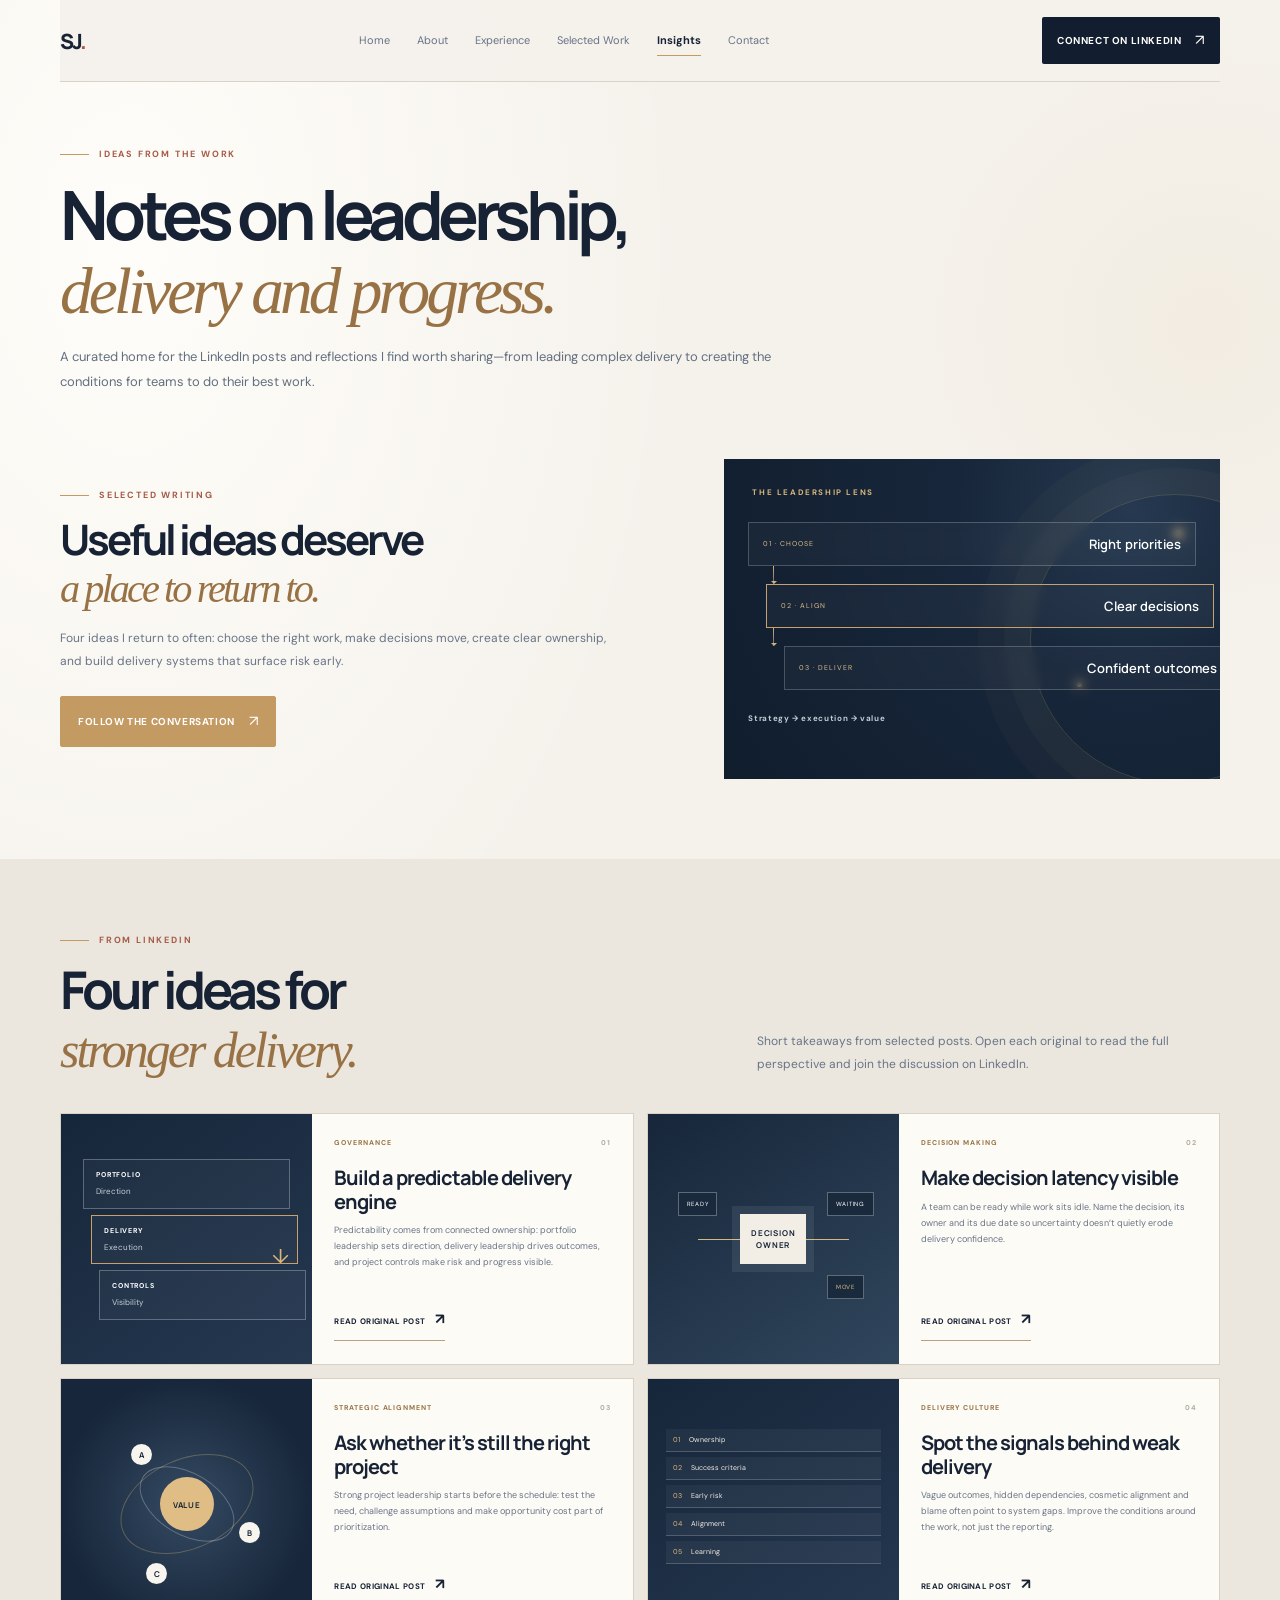
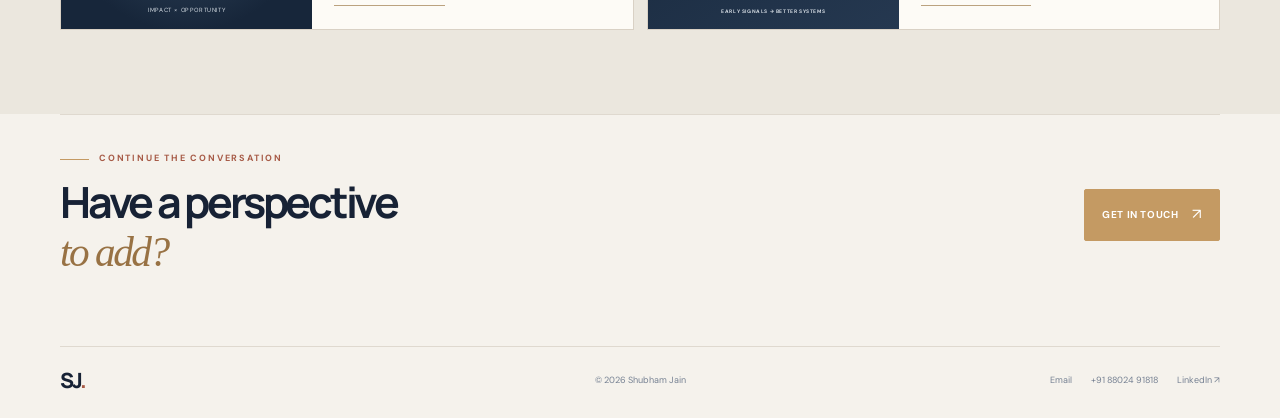
<file: insights.html>
<!doctype html>
<html lang="en">
<head>
    <meta charset="utf-8">
    <meta name="viewport" content="width=device-width,initial-scale=1">
    <meta name="description" content="Selected LinkedIn posts and practical perspectives from Shubham Jain on delivery leadership, fintech platforms and building strong teams.">
    <meta property="og:title" content="Insights — Shubham Jain">
    <meta property="og:description" content="Practical perspectives on delivery leadership, fintech platforms and building strong teams.">
    <title>Insights — Shubham Jain</title>
    <link rel="icon" type="image/png" sizes="64x64" href="assets/favicon-64.png">
    <link rel="apple-touch-icon" sizes="180x180" href="assets/apple-touch-icon.png">
    <link rel="stylesheet" href="styles.css">
</head>
<body>
    <div class="site-shell">
        <nav class="nav wrap"><a class="brand" href="index.html">SJ<span>.</span></a>
            <div class="navlinks"><a href="index.html">Home</a><a href="about.html">About</a><a href="experience.html">Experience</a><a href="projects.html">Selected Work</a><a class="active" href="insights.html">Insights</a><a href="contact.html">Contact</a></div>
            <a class="nav-cta" href="https://www.linkedin.com/in/engineer-shubham/" target="_blank" rel="noreferrer">Connect on LinkedIn <b>↗</b></a>
        </nav>
        <main>
            <section class="page-hero wrap reveal">
                <div class="eyebrow"><span class="eyebrow-line"></span>Ideas from the work</div>
                <h1 class="page-title">Notes on leadership,<br><em>delivery and progress.</em></h1>
                <p class="page-lead">A curated home for the LinkedIn posts and reflections I find worth sharing—from leading complex delivery to creating the conditions for teams to do their best work.</p>
            </section>
            <section class="insights-feature wrap reveal">
                <div class="insights-feature-copy">
                    <div class="eyebrow"><span class="eyebrow-line"></span>Selected writing</div>
                    <h2>Useful ideas deserve<br><em>a place to return to.</em></h2>
                    <p>Four ideas I return to often: choose the right work, make decisions move, create clear ownership, and build delivery systems that surface risk early.</p>
                    <a class="button gold" href="https://www.linkedin.com/in/engineer-shubham/" target="_blank" rel="noreferrer">Follow the conversation <span>↗</span></a>
                </div>
                <div class="insight-flow" aria-label="Leadership flow from strategy to outcomes">
                    <div class="flow-orbit" aria-hidden="true"><i></i><i></i><i></i></div>
                    <span class="flow-caption">THE LEADERSHIP LENS</span>
                    <div class="flow-node flow-start"><small>01 · CHOOSE</small><b>Right priorities</b></div>
                    <div class="flow-connector"></div>
                    <div class="flow-node flow-mid"><small>02 · ALIGN</small><b>Clear decisions</b></div>
                    <div class="flow-connector"></div>
                    <div class="flow-node flow-end"><small>03 · DELIVER</small><b>Confident outcomes</b></div>
                    <span class="flow-foot">Strategy → execution → value</span>
                </div>
            </section>
            <section class="insights-list-section">
                <div class="wrap">
                    <div class="section-heading reveal">
                        <div><div class="eyebrow"><span class="eyebrow-line"></span>From LinkedIn</div><h2>Four ideas for<br><em>stronger delivery.</em></h2></div>
                        <p class="section-intro">Short takeaways from selected posts. Open each original to read the full perspective and join the discussion on LinkedIn.</p>
                    </div>
                    <div class="insight-grid">
                        <article class="insight-card reveal">
                            <div class="insight-card-graphic layers-graphic" aria-hidden="true"><span>PORTFOLIO<small>Direction</small></span><span>DELIVERY<small>Execution</small></span><span>CONTROLS<small>Visibility</small></span><i>↓</i></div>
                            <div class="insight-card-copy"><div class="insight-meta"><span>GOVERNANCE</span><span>01</span></div><h3>Build a predictable delivery engine</h3><p>Predictability comes from connected ownership: portfolio leadership sets direction, delivery leadership drives outcomes, and project controls make risk and progress visible.</p><a class="text-link" href="https://lnkd.in/p/e5_PhMtt" target="_blank" rel="noreferrer">Read original post <span>↗</span></a></div>
                        </article>
                        <article class="insight-card reveal">
                            <div class="insight-card-graphic decision-graphic" aria-hidden="true"><span class="decision-ready">READY</span><i></i><span class="decision-wait">WAITING</span><b>DECISION<br>OWNER</b><span class="decision-move">MOVE</span></div>
                            <div class="insight-card-copy"><div class="insight-meta"><span>DECISION MAKING</span><span>02</span></div><h3>Make decision latency visible</h3><p>A team can be ready while work sits idle. Name the decision, its owner and its due date so uncertainty doesn’t quietly erode delivery confidence.</p><a class="text-link" href="https://lnkd.in/p/eFH5cs7D" target="_blank" rel="noreferrer">Read original post <span>↗</span></a></div>
                        </article>
                        <article class="insight-card reveal">
                            <div class="insight-card-graphic priority-graphic" aria-hidden="true"><div class="priority-ring ring-outer"></div><div class="priority-ring ring-inner"></div><span class="priority-center">VALUE</span><span class="priority-dot dot-a">A</span><span class="priority-dot dot-b">B</span><span class="priority-dot dot-c">C</span><small>IMPACT × OPPORTUNITY</small></div>
                            <div class="insight-card-copy"><div class="insight-meta"><span>STRATEGIC ALIGNMENT</span><span>03</span></div><h3>Ask whether it’s still the right project</h3><p>Strong project leadership starts before the schedule: test the need, challenge assumptions and make opportunity cost part of prioritization.</p><a class="text-link" href="https://lnkd.in/p/eePEDrcJ" target="_blank" rel="noreferrer">Read original post <span>↗</span></a></div>
                        </article>
                        <article class="insight-card reveal">
                            <div class="insight-card-graphic signals-graphic" aria-hidden="true"><span><i>01</i>Ownership</span><span><i>02</i>Success criteria</span><span><i>03</i>Early risk</span><span><i>04</i>Alignment</span><span><i>05</i>Learning</span><b>EARLY SIGNALS → BETTER SYSTEMS</b></div>
                            <div class="insight-card-copy"><div class="insight-meta"><span>DELIVERY CULTURE</span><span>04</span></div><h3>Spot the signals behind weak delivery</h3><p>Vague outcomes, hidden dependencies, cosmetic alignment and blame often point to system gaps. Improve the conditions around the work, not just the reporting.</p><a class="text-link" href="https://lnkd.in/p/ePs6Xq_H" target="_blank" rel="noreferrer">Read original post <span>↗</span></a></div>
                        </article>
                    </div>
                </div>
            </section>
            <section class="closing wrap reveal">
                <div><div class="eyebrow"><span class="eyebrow-line"></span>Continue the conversation</div><h2>Have a perspective<br><em>to add?</em></h2></div>
                <a class="button gold" href="contact.html">Get in touch <span>↗</span></a>
            </section>
        </main>
        <footer class="footer wrap"><a class="brand" href="index.html">SJ<span>.</span></a><span>© 2026 Shubham Jain</span>
            <div><a href="mailto:shubhamjain8010@gmail.com">Email</a><a href="tel:+918802491818">+91 88024 91818</a><a href="https://www.linkedin.com/in/engineer-shubham/" target="_blank" rel="noreferrer">LinkedIn ↗</a></div>
        </footer>
    </div>
    <script src="script.js"></script>
</body>
</html>
</file>
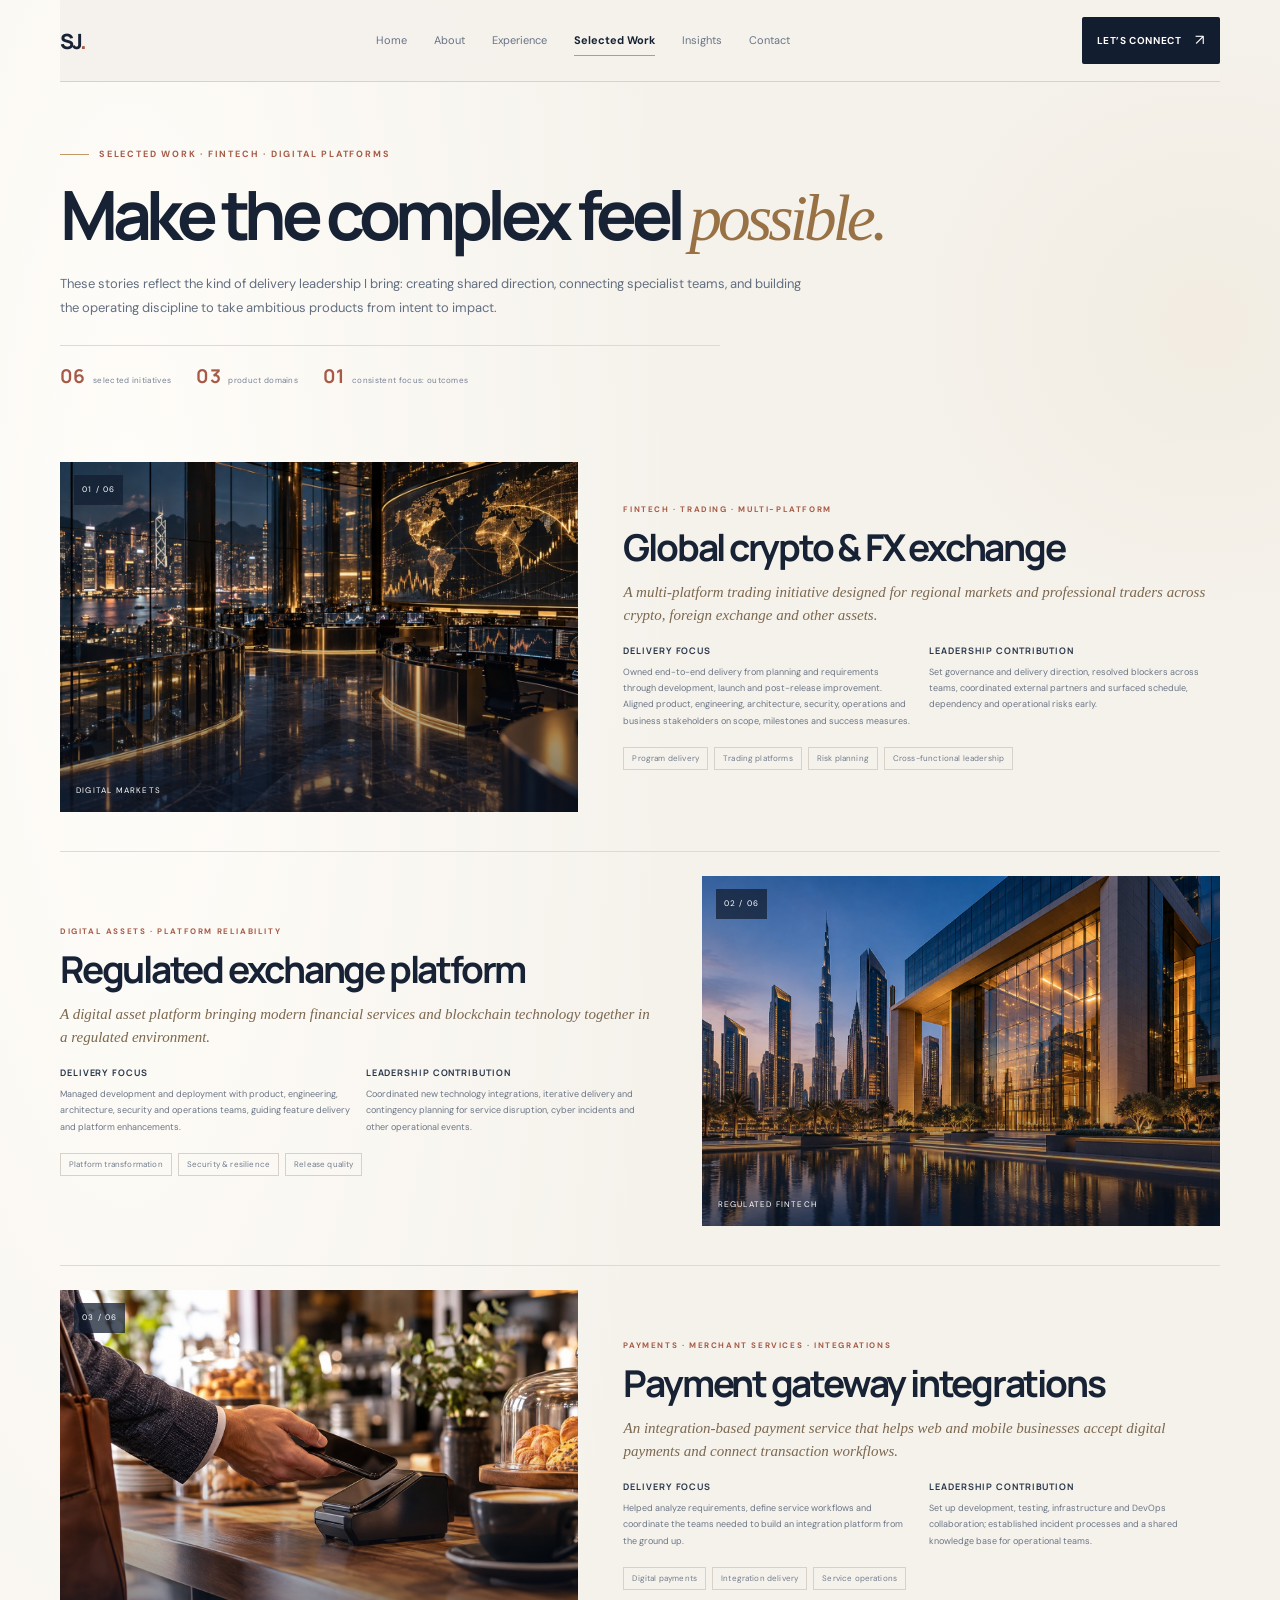
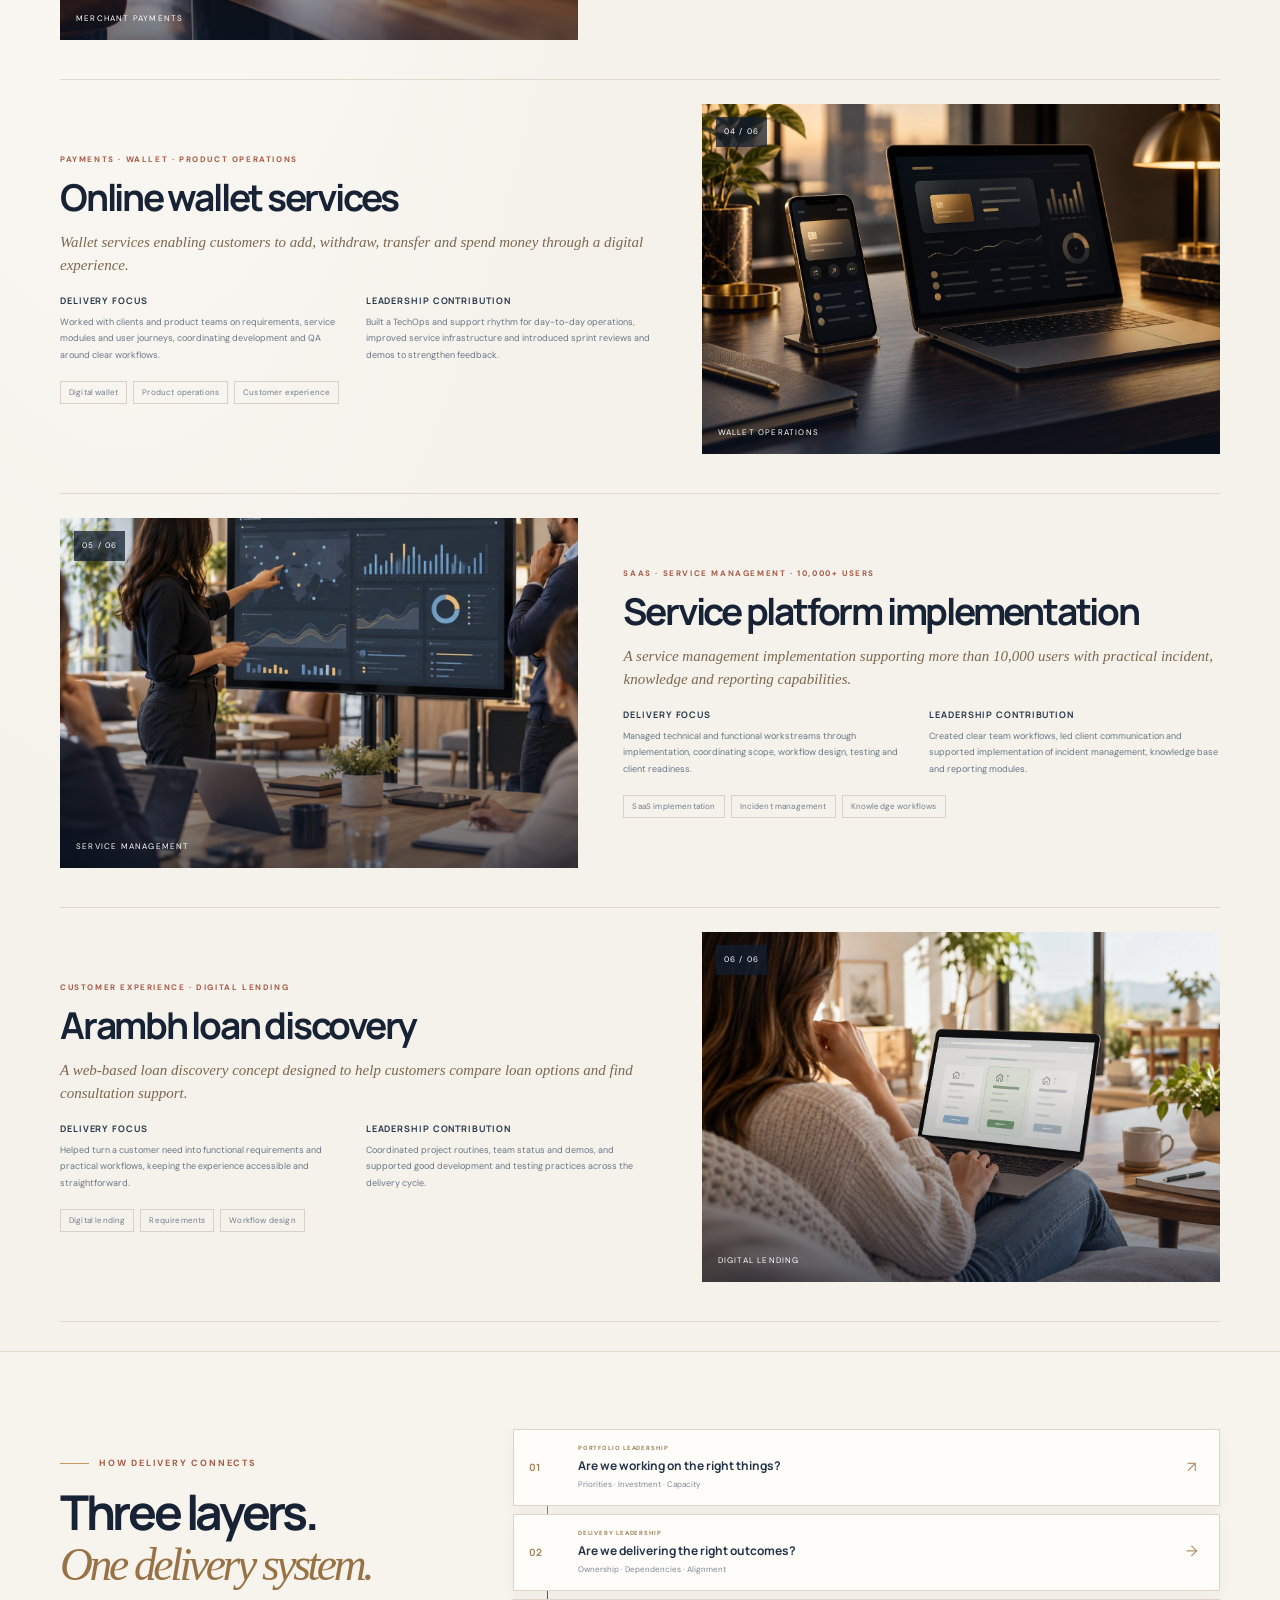
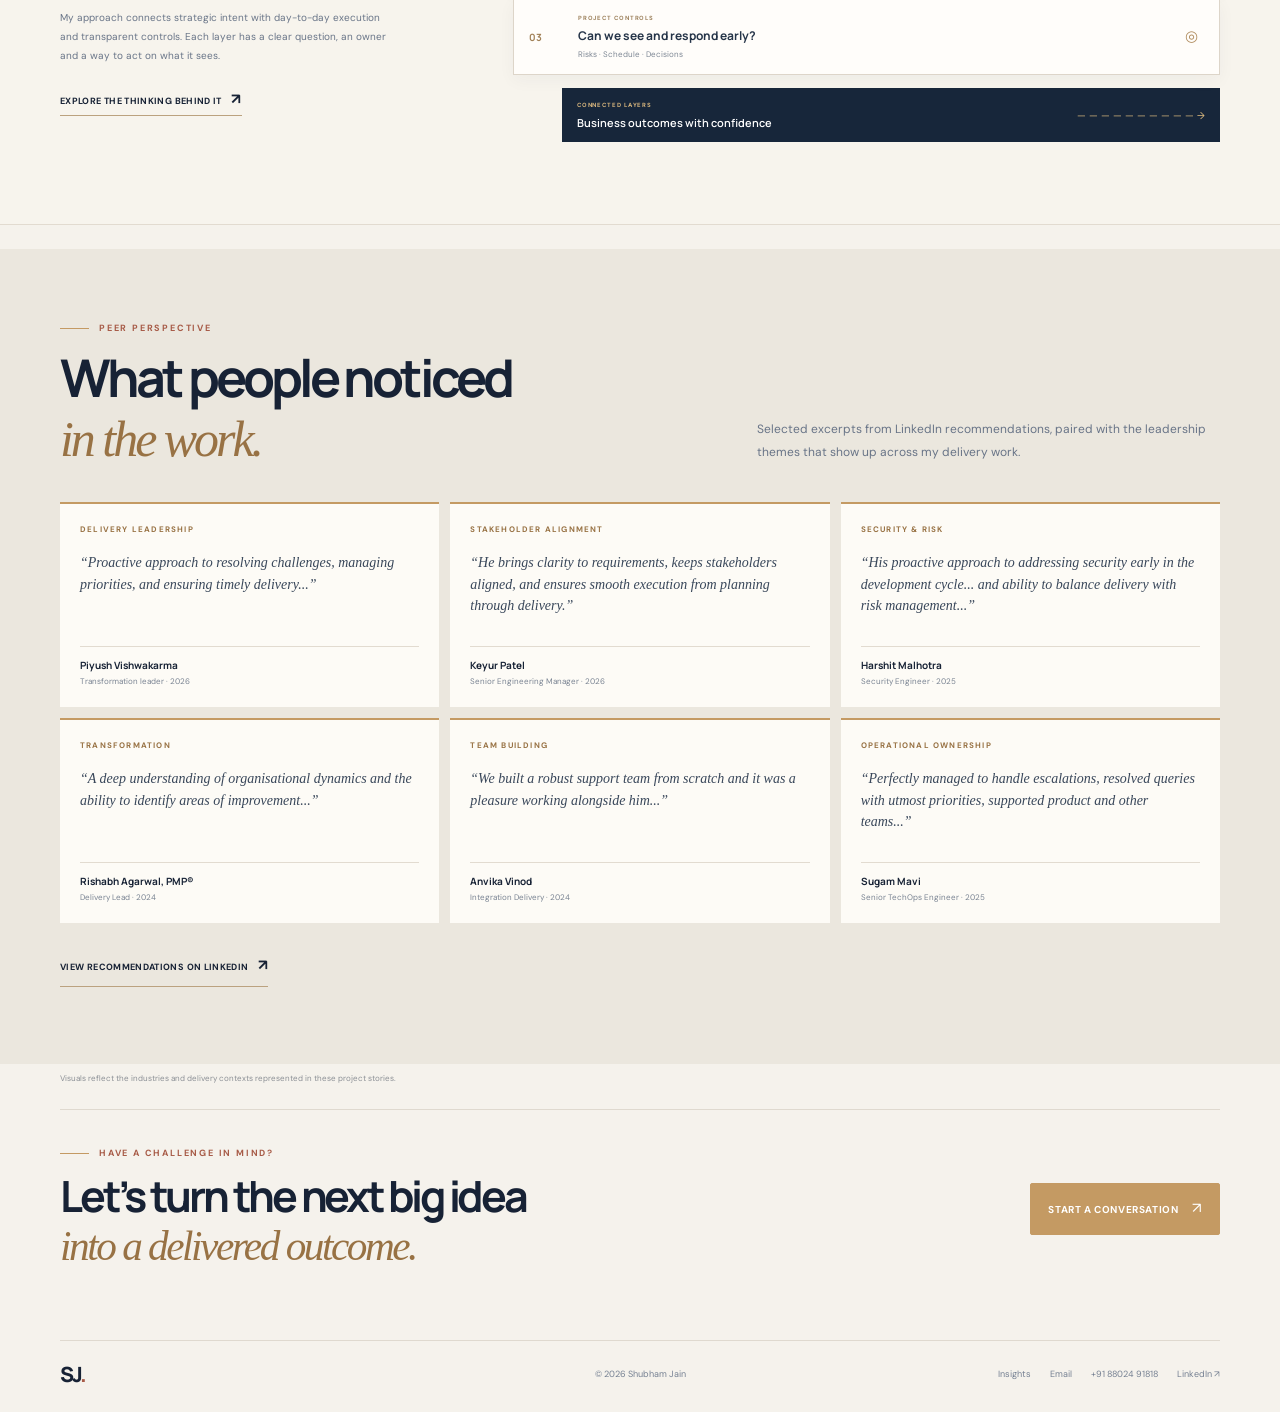
<file: projects.html>
<!doctype html>
<html lang="en">

<head>
    <meta charset="utf-8">
    <meta name="viewport" content="width=device-width,initial-scale=1">
    <meta name="description"
        content="Selected work led by Shubham Jain across fintech, payments, platforms and digital products.">
    <title>Selected Work — Shubham Jain</title>
    <link rel="icon" type="image/png" sizes="64x64" href="assets/favicon-64.png">
    <link rel="apple-touch-icon" sizes="180x180" href="assets/apple-touch-icon.png">
    <link rel="stylesheet" href="styles.css">
</head>

<body>
    <div class="site-shell">
        <nav class="nav wrap"><a class="brand" href="index.html">SJ<span>.</span></a>
            <div class="navlinks"><a href="index.html">Home</a><a href="about.html">About</a><a
                    href="experience.html">Experience</a><a class="active" href="projects.html">Selected Work</a><a href="insights.html">Insights</a><a
                    href="contact.html">Contact</a></div><a class="nav-cta" href="contact.html">Let’s connect
                <b>↗</b></a>
        </nav>
        <main>
            <section class="page-hero wrap">
                <div class="eyebrow reveal"><span class="eyebrow-line"></span>Selected work · Fintech · Digital
                    platforms</div>
                <h1 class="page-title reveal">Make the complex feel <em>possible.</em></h1>
                <p class="page-lead reveal">These stories reflect the kind of delivery leadership I bring: creating
                    shared direction, connecting specialist teams, and building the operating discipline to take
                    ambitious products from intent to impact.</p>
                <div class="work-stats reveal"><span><b>06</b> selected initiatives</span><span><b>03</b> product
                        domains</span><span><b>01</b> consistent focus: outcomes</span></div>
            </section>
            <section class="project-showcase wrap">
                <article class="project-story reveal">
                    <div class="project-photo"><img src="assets/project-exchange.jpg"
                            alt="Digital markets and global exchange environment"><span class="project-number">01 /
                            06</span><span class="project-photo-label">DIGITAL MARKETS</span></div>
                    <div class="project-detail">
                        <div class="eyebrow">Fintech · Trading · Multi-platform</div>
                        <h2>Global crypto & FX exchange</h2>
                        <p class="project-lead">A multi-platform trading initiative designed for regional markets and
                            professional traders across crypto, foreign exchange and other assets.</p>
                        <div class="project-columns">
                            <div>
                                <h4>Delivery focus</h4>
                                <p>Owned end-to-end delivery from planning and requirements through development, launch
                                    and post-release improvement. Aligned product, engineering, architecture, security,
                                    operations and business stakeholders on scope, milestones and success measures.</p>
                            </div>
                            <div>
                                <h4>Leadership contribution</h4>
                                <p>Set governance and delivery direction, resolved blockers across teams, coordinated
                                    external partners and surfaced schedule, dependency and operational risks early.</p>
                            </div>
                        </div>
                        <div class="tagrow"><span class="tag">Program delivery</span><span class="tag">Trading
                                platforms</span><span class="tag">Risk planning</span><span class="tag">Cross-functional
                                leadership</span></div>
                    </div>
                </article>
                <article class="project-story reverse reveal">
                    <div class="project-photo"><img src="assets/project-regulated.jpg"
                            alt="Contemporary financial exchange architecture"><span class="project-number">02 /
                            06</span><span class="project-photo-label">REGULATED FINTECH</span></div>
                    <div class="project-detail">
                        <div class="eyebrow">Digital assets · Platform reliability</div>
                        <h2>Regulated exchange platform</h2>
                        <p class="project-lead">A digital asset platform bringing modern financial services and
                            blockchain technology together in a regulated environment.</p>
                        <div class="project-columns">
                            <div>
                                <h4>Delivery focus</h4>
                                <p>Managed development and deployment with product, engineering, architecture, security
                                    and operations teams, guiding feature delivery and platform enhancements.</p>
                            </div>
                            <div>
                                <h4>Leadership contribution</h4>
                                <p>Coordinated new technology integrations, iterative delivery and contingency planning
                                    for service disruption, cyber incidents and other operational events.</p>
                            </div>
                        </div>
                        <div class="tagrow"><span class="tag">Platform transformation</span><span class="tag">Security &
                                resilience</span><span class="tag">Release quality</span></div>
                    </div>
                </article>
                <article class="project-story reveal">
                    <div class="project-photo"><img src="assets/project-payments.jpg"
                            alt="Contactless payment at a merchant counter"><span class="project-number">03 /
                            06</span><span class="project-photo-label">MERCHANT PAYMENTS</span></div>
                    <div class="project-detail">
                        <div class="eyebrow">Payments · Merchant services · Integrations</div>
                        <h2>Payment gateway integrations</h2>
                        <p class="project-lead">An integration-based payment service that helps web and mobile
                            businesses accept digital payments and connect transaction workflows.</p>
                        <div class="project-columns">
                            <div>
                                <h4>Delivery focus</h4>
                                <p>Helped analyze requirements, define service workflows and coordinate the teams needed
                                    to build an integration platform from the ground up.</p>
                            </div>
                            <div>
                                <h4>Leadership contribution</h4>
                                <p>Set up development, testing, infrastructure and DevOps collaboration; established
                                    incident processes and a shared knowledge base for operational teams.</p>
                            </div>
                        </div>
                        <div class="tagrow"><span class="tag">Digital payments</span><span class="tag">Integration
                                delivery</span><span class="tag">Service operations</span></div>
                    </div>
                </article>
                <article class="project-story reverse reveal">
                    <div class="project-photo"><img src="assets/project-wallet.jpg"
                            alt="Digital wallet experience across a phone and laptop"><span class="project-number">04 /
                            06</span><span class="project-photo-label">WALLET OPERATIONS</span></div>
                    <div class="project-detail">
                        <div class="eyebrow">Payments · Wallet · Product operations</div>
                        <h2>Online wallet services</h2>
                        <p class="project-lead">Wallet services enabling customers to add, withdraw, transfer and spend
                            money through a digital experience.</p>
                        <div class="project-columns">
                            <div>
                                <h4>Delivery focus</h4>
                                <p>Worked with clients and product teams on requirements, service modules and user
                                    journeys, coordinating development and QA around clear workflows.</p>
                            </div>
                            <div>
                                <h4>Leadership contribution</h4>
                                <p>Built a TechOps and support rhythm for day-to-day operations, improved service
                                    infrastructure and introduced sprint reviews and demos to strengthen feedback.</p>
                            </div>
                        </div>
                        <div class="tagrow"><span class="tag">Digital wallet</span><span class="tag">Product
                                operations</span><span class="tag">Customer experience</span></div>
                    </div>
                </article>
                <article class="project-story reveal">
                    <div class="project-photo"><img src="assets/project-service.jpg"
                            alt="Technology team collaborating around a service dashboard"><span
                            class="project-number">05 / 06</span><span class="project-photo-label">SERVICE
                            MANAGEMENT</span></div>
                    <div class="project-detail">
                        <div class="eyebrow">SaaS · Service management · 10,000+ users</div>
                        <h2>Service platform implementation</h2>
                        <p class="project-lead">A service management implementation supporting more than 10,000 users
                            with practical incident, knowledge and reporting capabilities.</p>
                        <div class="project-columns">
                            <div>
                                <h4>Delivery focus</h4>
                                <p>Managed technical and functional workstreams through implementation, coordinating
                                    scope, workflow design, testing and client readiness.</p>
                            </div>
                            <div>
                                <h4>Leadership contribution</h4>
                                <p>Created clear team workflows, led client communication and supported implementation
                                    of incident management, knowledge base and reporting modules.</p>
                            </div>
                        </div>
                        <div class="tagrow"><span class="tag">SaaS implementation</span><span class="tag">Incident
                                management</span><span class="tag">Knowledge workflows</span></div>
                    </div>
                </article>
                <article class="project-story reverse reveal">
                    <div class="project-photo"><img src="assets/project-lending.jpg"
                            alt="Customer comparing lending options on a laptop"><span class="project-number">06 /
                            06</span><span class="project-photo-label">DIGITAL LENDING</span></div>
                    <div class="project-detail">
                        <div class="eyebrow">Customer experience · Digital lending</div>
                        <h2>Arambh loan discovery</h2>
                        <p class="project-lead">A web-based loan discovery concept designed to help customers compare
                            loan options and find consultation support.</p>
                        <div class="project-columns">
                            <div>
                                <h4>Delivery focus</h4>
                                <p>Helped turn a customer need into functional requirements and practical workflows,
                                    keeping the experience accessible and straightforward.</p>
                            </div>
                            <div>
                                <h4>Leadership contribution</h4>
                                <p>Coordinated project routines, team status and demos, and supported good development
                                    and testing practices across the delivery cycle.</p>
                            </div>
                        </div>
                        <div class="tagrow"><span class="tag">Digital lending</span><span
                                class="tag">Requirements</span><span class="tag">Workflow design</span></div>
                    </div>
                </article>
            </section>
            <section class="operating-model-section">
                <div class="wrap operating-model-layout">
                    <div class="operating-model-copy reveal"><div class="eyebrow"><span class="eyebrow-line"></span>How delivery connects</div><h2>Three layers.<br><em>One delivery system.</em></h2><p>My approach connects strategic intent with day-to-day execution and transparent controls. Each layer has a clear question, an owner and a way to act on what it sees.</p><a class="text-link" href="insights.html">Explore the thinking behind it <span>↗</span></a></div>
                    <div class="operating-model reveal" aria-label="Portfolio direction flows through delivery leadership and project controls to business outcomes">
                        <div class="model-spine"><i></i><i></i><i></i></div>
                        <article><span class="model-index">01</span><div><small>PORTFOLIO LEADERSHIP</small><b>Are we working on the right things?</b><p>Priorities · Investment · Capacity</p></div><span class="model-mark">↗</span></article>
                        <article><span class="model-index">02</span><div><small>DELIVERY LEADERSHIP</small><b>Are we delivering the right outcomes?</b><p>Ownership · Dependencies · Alignment</p></div><span class="model-mark">→</span></article>
                        <article><span class="model-index">03</span><div><small>PROJECT CONTROLS</small><b>Can we see and respond early?</b><p>Risks · Schedule · Decisions</p></div><span class="model-mark">◎</span></article>
                        <div class="model-outcome"><span>CONNECTED LAYERS</span><b>Business outcomes with confidence</b><i>— — — — — — — — — — →</i></div>
                    </div>
                </div>
            </section>
            <section class="recommendations-section">
                <div class="wrap">
                    <div class="section-heading reveal">
                        <div><div class="eyebrow"><span class="eyebrow-line"></span>Peer perspective</div><h2>What people noticed<br><em>in the work.</em></h2></div>
                        <p class="section-intro">Selected excerpts from LinkedIn recommendations, paired with the leadership themes that show up across my delivery work.</p>
                    </div>
                    <div class="recommendation-grid">
                        <article class="recommendation-card reveal"><span class="recommendation-theme">DELIVERY LEADERSHIP</span><blockquote>“Proactive approach to resolving challenges, managing priorities, and ensuring timely delivery...”</blockquote><div class="recommendation-by"><b>Piyush Vishwakarma</b><span>Transformation leader · 2026</span></div></article>
                        <article class="recommendation-card reveal"><span class="recommendation-theme">STAKEHOLDER ALIGNMENT</span><blockquote>“He brings clarity to requirements, keeps stakeholders aligned, and ensures smooth execution from planning through delivery.”</blockquote><div class="recommendation-by"><b>Keyur Patel</b><span>Senior Engineering Manager · 2026</span></div></article>
                        <article class="recommendation-card reveal"><span class="recommendation-theme">SECURITY & RISK</span><blockquote>“His proactive approach to addressing security early in the development cycle... and ability to balance delivery with risk management...”</blockquote><div class="recommendation-by"><b>Harshit Malhotra</b><span>Security Engineer · 2025</span></div></article>
                        <article class="recommendation-card reveal"><span class="recommendation-theme">TRANSFORMATION</span><blockquote>“A deep understanding of organisational dynamics and the ability to identify areas of improvement...”</blockquote><div class="recommendation-by"><b>Rishabh Agarwal, PMP®</b><span>Delivery Lead · 2024</span></div></article>
                        <article class="recommendation-card reveal"><span class="recommendation-theme">TEAM BUILDING</span><blockquote>“We built a robust support team from scratch and it was a pleasure working alongside him...”</blockquote><div class="recommendation-by"><b>Anvika Vinod</b><span>Integration Delivery · 2024</span></div></article>
                        <article class="recommendation-card reveal"><span class="recommendation-theme">OPERATIONAL OWNERSHIP</span><blockquote>“Perfectly managed to handle escalations, resolved queries with utmost priorities, supported product and other teams...”</blockquote><div class="recommendation-by"><b>Sugam Mavi</b><span>Senior TechOps Engineer · 2025</span></div></article>
                    </div>
                    <a class="text-link recommendation-link" href="https://www.linkedin.com/in/engineer-shubham/details/recommendations/?detailScreenTabIndex=0" target="_blank" rel="noreferrer">View recommendations on LinkedIn <span>↗</span></a>
                </div>
            </section>
            <p class="visual-note wrap">Visuals reflect the industries and delivery contexts represented in these
                project stories.</p>
            <section class="closing wrap reveal">
                <div>
                    <div class="eyebrow"><span class="eyebrow-line"></span>Have a challenge in mind?</div>
                    <h2>Let’s turn the next big idea<br><em>into a delivered outcome.</em></h2>
                </div><a class="button gold" href="contact.html">Start a conversation <span>↗</span></a>
            </section>
        </main>
        <footer class="footer wrap"><a class="brand" href="index.html">SJ<span>.</span></a><span>© 2026 Shubham
                Jain</span>
            <div><a href="insights.html">Insights</a><a href="mailto:shubhamjain8010@gmail.com">Email</a><a href="tel:+918802491818">+91 88024 91818</a><a
                    href="https://www.linkedin.com/in/engineer-shubham/" target="_blank" rel="noreferrer">LinkedIn ↗</a>
            </div>
        </footer>
    </div>
    <script src="script.js"></script>
</body>

</html>
</file>
<file: styles.css>
@import url('https://fonts.googleapis.com/css2?family=DM+Sans:wght@400;500;600;700&family=Manrope:wght@400;500;600;700;800&display=swap');
:root{--ink:#172235;--navy:#121d30;--navy-soft:#26354b;--cream:#f5f2ec;--white:#fffdf9;--muted:#667183;--gold:#c49a63;--gold-bright:#e2bd86;--rust:#a75b47;--line:#dfd9cf;--sans:'DM Sans',Arial,sans-serif;--display:Manrope,'DM Sans',Arial,sans-serif;--serif:Georgia,serif}
*{box-sizing:border-box}html{scroll-behavior:smooth;scroll-padding-top:90px}body{margin:0;background:radial-gradient(ellipse at 10% 12%,#fffdf9 0,transparent 34%),var(--cream);color:var(--ink);font-family:var(--sans);line-height:1.7}.site-shell{overflow:hidden;position:relative}.site-shell:before{content:"";position:absolute;top:0;right:-250px;width:650px;height:650px;border-radius:50%;background:radial-gradient(circle,#dfc8a324 0,transparent 70%);pointer-events:none;z-index:-1}img{display:block;max-width:100%}a{color:inherit;text-decoration:none;transition:color .25s,background .25s,transform .25s,opacity .25s}a:hover{opacity:.78}.wrap{width:min(1160px,calc(100% - 56px));margin-inline:auto}.nav{height:82px;display:flex;align-items:center;justify-content:space-between;border-bottom:1px solid #d8d2c8;position:sticky;top:0;z-index:20;background:#f5f2ecef;backdrop-filter:blur(16px)}.brand{font:800 21px var(--display);letter-spacing:-.09em}.brand span{color:var(--rust)}.navlinks{display:flex;gap:27px;align-items:center;font-size:11px;color:#687386}.navlinks a{position:relative;padding:8px 0}.navlinks a:after{content:"";height:1px;background:var(--gold);position:absolute;bottom:2px;left:0;width:0;transition:width .25s}.navlinks a:hover:after,.navlinks a.active:after{width:100%}.navlinks a.active{color:var(--ink);font-weight:700}.nav-cta,.button{display:inline-flex;align-items:center;justify-content:center;gap:14px;border:1px solid transparent;padding:12px 17px;border-radius:2px;background:var(--navy);color:var(--white);font-size:10px;font-weight:700;letter-spacing:.06em;text-transform:uppercase}.nav-cta{padding:10px 14px}.nav-cta b,.button span{font-size:15px;font-weight:400}.button.gold{background:var(--gold);color:#fff;border-color:var(--gold)}.button.gold:hover{background:#ad8150;transform:translateY(-2px);opacity:1}.button.dark{background:var(--navy)}.button.outline{background:transparent;border-color:#a8a39b;color:var(--navy)}.button.outline:hover,.button.dark:hover{transform:translateY(-2px);opacity:.9}.text-link{font-size:11px;font-weight:700;letter-spacing:.04em;text-transform:uppercase;padding:8px 0;border-bottom:1px solid #bba27f}.text-link span{font-size:15px;margin-left:7px}.eyebrow{display:flex;align-items:center;gap:10px;font-size:9px;line-height:1.3;text-transform:uppercase;letter-spacing:.2em;font-weight:700;color:var(--rust)}.eyebrow-line{width:29px;height:1px;background:var(--gold);display:inline-block}.hero{display:grid;grid-template-columns:1.04fr .96fr;gap:54px;align-items:center;padding-top:68px;padding-bottom:55px;min-height:590px}.hero h1{font:700 clamp(44px,6.4vw,76px)/1.04 var(--display);letter-spacing:-.078em;margin:23px 0 23px;max-width:690px}.hero h1 em,.section h2 em,.section-heading h2 em,.journey-card h3 em,.page-title em,.about-story h2 em,.personal-copy h2 em,.gallery-heading h2 em,.project-detail h2 em,.contact-hero h1 em,.contact-panel h2 em,.social-panel h2 em,.closing h2 em{font:500 italic .96em var(--serif);letter-spacing:-.06em;color:#987244}.lead,.page-lead{font-size:14px;line-height:1.9;color:#626f81;max-width:590px}.actions{display:flex;align-items:center;gap:22px;flex-wrap:wrap;margin-top:25px}.document-links{display:flex;gap:10px;align-items:center;margin-top:24px;font-size:10px;color:#718093}.document-links a{border-bottom:1px solid #d1c8ba;padding-bottom:3px}.document-links a span{color:var(--rust);margin-left:5px}.document-links i{font-style:normal;color:#b4a995}.hero-visual{height:475px;position:relative;margin-right:15px}.hero-photo{position:absolute;inset:8px 35px 26px 22px;overflow:hidden;border-radius:2px 85px 2px 2px;box-shadow:0 22px 60px #1c2a3a20}.hero-photo img{height:100%;width:100%;object-fit:cover;object-position:center 23%;transition:transform .9s cubic-bezier(.2,.75,.2,1)}.hero-photo:hover img{transform:scale(1.045)}.photo-shade{position:absolute;inset:0;background:linear-gradient(0deg,#101a2cc9,transparent 52%),linear-gradient(130deg,#c49a6320,transparent 60%)}.photo-caption{position:absolute;left:24px;bottom:23px;color:white}.photo-caption span{display:block;font-size:9px;letter-spacing:.2em;font-weight:700}.photo-caption strong{display:block;margin-top:8px;font:500 23px/1.25 var(--display);letter-spacing:-.04em}.orbit{position:absolute;border:1px solid #b89c744a;border-radius:50%;pointer-events:none}.orbit-one{width:170px;height:170px;right:-4px;top:20px;animation:slow-spin 30s linear infinite}.orbit-two{width:115px;height:115px;right:24px;top:48px;border-style:dashed;animation:slow-spin 45s linear infinite reverse}.floating-mark{position:absolute;top:3px;left:4px;background:var(--navy);color:white;padding:13px 15px;font:600 11px var(--display);letter-spacing:.12em;box-shadow:0 12px 22px #131e3030}.floating-mark span{color:var(--gold-bright)}.vertical-note{position:absolute;right:-7px;bottom:56px;writing-mode:vertical-rl;font-size:8px;letter-spacing:.22em;color:#736950}.stat-band{display:grid;grid-template-columns:repeat(4,1fr);padding:25px 30px;background:var(--navy);color:white;box-shadow:0 15px 40px #17223519}.stat{padding:0 22px;border-right:1px solid #ffffff27}.stat:first-child{padding-left:0}.stat:last-child{border:0}.stat strong{display:block;font:600 29px/1.15 var(--display);letter-spacing:-.06em;color:var(--gold-bright)}.stat strong span{font-size:.7em}.stat small{display:block;margin-top:7px;color:#c7ccd3;font-size:9px;letter-spacing:.035em}.section{padding:100px 0 86px}.section-heading{display:grid;grid-template-columns:1fr .72fr;gap:55px;align-items:end;margin-bottom:34px}.section-heading h2,.section h2,.closing h2{font:700 clamp(34px,4.7vw,52px)/1.12 var(--display);letter-spacing:-.075em;margin:15px 0 0}.section-intro{font-size:12px;line-height:1.9;color:#687487;margin:0 0 4px;max-width:450px}.leadership-grid{display:grid;grid-template-columns:repeat(3,1fr);border-top:1px solid var(--line);border-bottom:1px solid var(--line)}.lead-card{position:relative;padding:24px 29px 28px 0;min-height:220px;border-right:1px solid var(--line);transition:transform .3s}.lead-card:not(:first-child){padding-left:27px}.lead-card:last-child{border:0}.lead-card:hover{transform:translateY(-4px)}.card-index{font:600 10px var(--display);letter-spacing:.13em;color:var(--rust)}.card-icon{position:absolute;right:24px;top:18px;font:300 25px var(--serif);color:var(--gold)}.lead-card h3,.value-card h3,.capability h3{font:700 18px var(--display);letter-spacing:-.045em;margin:35px 0 9px}.lead-card p,.value-card p,.capability p{font-size:11px;line-height:1.85;color:#687487;margin:0}.journey-section,.values-section,.capability-section{background:#ebe7de;padding:84px 0 89px;position:relative}.journey-grid{display:grid;grid-template-columns:repeat(3,1fr);gap:13px}.journey-card{padding:24px;background:#f7f4ee;min-height:260px;border-bottom:2px solid var(--gold);position:relative;transition:transform .3s,box-shadow .3s}.journey-card:hover{transform:translateY(-5px);box-shadow:0 18px 35px #17223513}.journey-card>span{font-size:8px;letter-spacing:.13em;color:var(--rust);font-weight:700}.journey-card h3{font:700 22px/1.24 var(--display);letter-spacing:-.05em;margin:23px 0 10px;max-width:260px}.journey-card p{color:#657184;font-size:11px;line-height:1.8;min-height:58px}.journey-rule{height:1px;background:#dbd2c3;margin:18px 0 12px}.journey-card>b{font-size:8px;letter-spacing:.04em;color:#667184;font-weight:600}.feature-work{display:grid;grid-template-columns:1fr .84fr;align-items:center;gap:65px;padding-top:100px;padding-bottom:100px}.feature-image{height:390px;position:relative;overflow:hidden}.feature-image:before{content:"";position:absolute;inset:0;background:linear-gradient(0deg,#101a2a99,transparent 55%);z-index:1}.feature-image img{width:100%;height:100%;object-fit:cover;transition:transform .7s}.feature-image:hover img{transform:scale(1.04)}.image-label{position:absolute;z-index:2;bottom:20px;left:22px;color:white;font-size:8px;letter-spacing:.19em}.feature-copy h2{font:700 clamp(34px,4.5vw,49px)/1.13 var(--display);letter-spacing:-.07em;margin:17px 0}.feature-copy p{font-size:12px;color:#667286;line-height:1.9;margin-bottom:23px}.closing{display:flex;align-items:center;justify-content:space-between;gap:30px;padding:38px 0 70px;border-top:1px solid var(--line)}.closing h2{font-size:clamp(30px,4vw,43px);margin-top:13px}.footer{display:grid;grid-template-columns:1fr auto 1fr;align-items:center;gap:20px;border-top:1px solid var(--line);padding-top:19px;padding-bottom:24px;color:#758092;font-size:9px}.footer .brand{color:var(--ink)}.footer>div{display:flex;gap:19px;justify-content:flex-end}.footer a:hover{color:var(--rust)}
.page-hero{padding:67px 0 38px}.page-title{font:700 clamp(43px,6.2vw,68px)/1.08 var(--display);letter-spacing:-.08em;max-width:920px;margin:17px 0 16px}.page-lead{font-size:13px;max-width:750px;margin:0}.about-intro{display:grid;grid-template-columns:.78fr 1fr;gap:65px;align-items:center;padding:22px 0 95px}.about-photo-large{height:525px;position:relative;overflow:hidden}.about-photo-large img{width:100%;height:100%;object-fit:cover;object-position:center 22%}.about-photo-large:after{content:"";position:absolute;inset:45% 0 0;background:linear-gradient(transparent,#121d30b8)}.about-photo-large span{position:absolute;bottom:22px;left:23px;color:white;font-size:8px;letter-spacing:.16em;z-index:1}.about-story h2,.personal-copy h2,.gallery-heading h2,.contact-panel h2,.social-panel h2{font:700 clamp(31px,4.1vw,45px)/1.12 var(--display);letter-spacing:-.07em;margin:17px 0 20px}.about-story p,.personal-copy p{font-size:12px;line-height:1.95;color:#637083}.about-story blockquote{margin:25px 0 0;padding:16px 0 0 18px;border-left:2px solid var(--gold);font:italic 16px/1.5 var(--serif);color:#725d44}.about-story cite{display:block;margin-top:9px;font:700 8px var(--sans);text-transform:uppercase;letter-spacing:.12em;color:#897454}.values-grid{display:grid;grid-template-columns:repeat(4,1fr);gap:12px}.value-card{padding:20px;background:#f6f3ed;min-height:180px;border-top:1px solid var(--gold)}.value-card>span,.capability>b{font:600 10px var(--display);color:var(--rust)}.value-card h3{margin-top:22px}.personal-section{display:grid;grid-template-columns:1fr .83fr;gap:70px;align-items:center;padding-top:92px;padding-bottom:88px}.personal-photo{height:390px;position:relative;overflow:hidden}.personal-photo img{width:100%;height:100%;object-fit:cover;object-position:center 20%}.personal-photo-note{position:absolute;bottom:0;right:0;background:var(--navy);color:#fff;padding:14px 19px;font:500 14px/1.35 var(--display)}.hobby-chips{display:flex;gap:8px;flex-wrap:wrap;margin-top:22px}.hobby-chips span,.experience-pills span{padding:6px 9px;border:1px solid #d5cdc0;font-size:9px;color:#667184}.about-details{display:grid;grid-template-columns:repeat(3,1fr);gap:12px;padding-bottom:78px}.detail-panel{background:var(--navy);color:white;display:flex;align-items:flex-start;gap:15px;padding:22px 18px;min-height:145px}.detail-symbol{color:var(--gold-bright);font-size:22px}.detail-panel .eyebrow{font-size:8px}.detail-panel h3{font:600 15px/1.5 var(--display);margin:8px 0}.detail-panel p{font-size:9px;color:#c6ccd5;margin:0}.photo-gallery{padding-bottom:89px}.gallery-heading{margin-bottom:24px}.gallery-heading h2{margin-bottom:0}.gallery-grid{display:grid;grid-template-columns:1.3fr .85fr .85fr;gap:12px}.gallery-photo{height:300px;position:relative;overflow:hidden;margin:0;background:#1a2638}.gallery-photo img{width:100%;height:100%;object-fit:cover;transition:transform .7s}.gallery-photo:hover img{transform:scale(1.05)}.gallery-photo:after{content:"";position:absolute;inset:55% 0 0;background:linear-gradient(transparent,#0f1929a8)}.gallery-photo figcaption{position:absolute;z-index:1;bottom:13px;left:15px;color:white;font-size:8px;letter-spacing:.1em;text-transform:uppercase}
.experience-pills{display:flex;gap:7px;flex-wrap:wrap;margin-top:19px}.experience-layout{display:grid;grid-template-columns:1fr 270px;gap:28px;padding-bottom:83px}.timeline{position:relative}.role-card{display:grid;grid-template-columns:130px 1fr;gap:21px;padding:27px 0;border-top:1px solid var(--line)}.role-meta{display:flex;justify-content:space-between;align-items:flex-start}.role-meta span{font-size:8px;letter-spacing:.13em;font-weight:700;color:#8a7351}.role-meta i{font-style:normal;font:600 9px var(--display);color:#b1a99c}.role-main{padding-right:10px}.role-heading{display:flex;justify-content:space-between;align-items:center;gap:12px}.role-heading .eyebrow{font-size:8px}.role-heading h2{font:700 24px/1.2 var(--display);letter-spacing:-.05em;margin:6px 0 1px}.role-company{font-size:10px;color:#7d8795;margin:0}.role-mark{width:42px;height:42px;border:1px solid #d7cbbb;color:#98734a;display:grid;place-items:center;font:700 11px var(--display);flex:none}.role-summary{font-size:11px;line-height:1.85;color:#536176;margin:16px 0 8px}.role-main ul{padding-left:16px;margin:8px 0 13px;color:#626f81;font-size:10px;line-height:1.8}.role-main li{margin:5px 0}.tagrow{display:flex;gap:6px;flex-wrap:wrap;margin-top:13px}.tag{padding:4px 8px;border:1px solid #d8d1c7;color:#737d8c;font-size:8px;letter-spacing:.02em}.experience-aside{padding-top:13px}.aside-portrait{height:280px;position:relative;overflow:hidden;margin-bottom:12px;background:#1d293a}.aside-portrait img{width:100%;height:100%;object-fit:cover;object-position:center 20%}.aside-portrait:after{content:"";position:absolute;inset:45% 0 0;background:linear-gradient(transparent,#111d30e8)}.aside-portrait>div{position:absolute;bottom:16px;left:15px;z-index:1;color:white}.aside-portrait span{display:block;font-size:7px;letter-spacing:.14em;color:#e2bd86}.aside-portrait strong{display:block;font:600 15px/1.4 var(--display);margin-top:5px}.aside-panel{padding:20px;background:#ebe6dc;margin-bottom:11px}.aside-panel h3{font:700 17px/1.3 var(--display);letter-spacing:-.04em;margin:13px 0}.aside-panel ul{font-size:9px;color:#667184;line-height:1.9;padding-left:14px;margin-bottom:0}.aside-panel p{font-size:10px;color:#c9d0d7;margin:5px 0}.dark-panel{background:var(--navy);color:#fff}.dark-panel .eyebrow{margin-top:8px}.aside-rule{height:1px;background:#ffffff30;margin:17px 0}.capability-section{background:#eae6dd}.capability-grid{display:grid;grid-template-columns:repeat(4,1fr);gap:10px}.capability{padding:17px;background:#f6f3ed;min-height:178px}.capability h3{font-size:15px;margin:21px 0 8px}
.work-stats{display:flex;gap:25px;margin-top:24px;padding-top:17px;border-top:1px solid var(--line);max-width:660px}.work-stats span{font-size:8px;color:#778193;letter-spacing:.04em}.work-stats b{font:700 19px var(--display);color:var(--rust);margin-right:5px}.project-showcase{padding:11px 0 29px}.project-story{display:grid;grid-template-columns:.93fr 1.07fr;gap:45px;align-items:center;padding:24px 0 39px;border-bottom:1px solid var(--line)}.project-story.reverse{grid-template-columns:1.07fr .93fr}.project-story.reverse .project-photo{order:2}.project-story.reverse .project-detail{order:1}.project-photo{height:350px;position:relative;overflow:hidden;background:#1b283d}.project-photo img{width:100%;height:100%;object-fit:cover;transition:transform .8s cubic-bezier(.2,.7,.2,1)}.project-photo:hover img{transform:scale(1.045)}.project-photo:after{content:"";position:absolute;inset:45% 0 0;background:linear-gradient(transparent,#0e182b99)}.project-number,.project-photo-label{position:absolute;z-index:2;color:white;font-size:8px;letter-spacing:.15em}.project-number{top:13px;left:14px;background:#121d30bb;padding:8px}.project-photo-label{bottom:14px;left:16px}.project-detail{padding:10px 0}.project-detail>.eyebrow{font-size:8px}.project-detail h2{font:700 clamp(25px,3.5vw,37px)/1.2 var(--display);letter-spacing:-.06em;margin:11px 0}.project-detail .project-lead{font:italic 15px/1.55 var(--serif);color:#7c684f;margin:0 0 17px}.project-columns{display:grid;grid-template-columns:1fr 1fr;gap:15px}.project-columns h4{font:700 9px var(--display);letter-spacing:.1em;text-transform:uppercase;margin:0 0 7px;color:#28374a}.project-columns p{font-size:9px;line-height:1.8;color:#6a7585;margin:0}.project-detail .tagrow{margin-top:18px}.visual-note{font-size:8px;color:#8b8f95;padding-bottom:15px}
.contact-hero{display:grid;grid-template-columns:1fr .75fr;gap:60px;align-items:center;padding-top:67px;padding-bottom:57px}.contact-hero h1{font:700 clamp(44px,6vw,69px)/1.05 var(--display);letter-spacing:-.08em;margin:18px 0}.contact-hero-copy .page-lead{max-width:540px}.contact-promise{display:flex;align-items:center;gap:12px;margin-top:25px;padding-top:15px;border-top:1px solid var(--line);max-width:440px}.contact-promise p{font:italic 13px var(--serif);color:#7d6a51}.promise-icon{color:var(--gold);font-size:18px}.contact-portrait{height:345px;position:relative;overflow:hidden;border-radius:2px 70px 2px 2px}.contact-portrait img{height:100%;width:100%;object-fit:cover;object-position:center 22%}.contact-portrait:after{content:"";position:absolute;inset:0;background:linear-gradient(0deg,#121d30a6,transparent 55%)}.contact-photo-stamp{position:absolute;z-index:1;bottom:15px;right:15px;padding:10px 13px;background:#c49a63;color:white;font:700 10px/1.25 var(--display);letter-spacing:.15em;text-align:right}.contact-main{display:grid;grid-template-columns:1.05fr .95fr;gap:14px;padding-bottom:30px}.contact-panel,.social-panel{background:#ebe7de;padding:30px}.contact-panel h2,.social-panel h2{font-size:34px;margin:14px 0 8px}.contact-panel>p,.social-panel>p{font-size:10px;color:#687487;line-height:1.8}.contact-methods{margin-top:20px}.contact-method{display:grid;grid-template-columns:39px 1fr auto;align-items:center;gap:11px;padding:13px 0;border-top:1px solid #d8d0c4}.method-icon{width:34px;height:34px;display:grid;place-items:center;border:1px solid #ccba9d;color:#8e7047;font-size:16px}.contact-method small{display:block;font-size:7px;letter-spacing:.14em;color:#8b7553}.contact-method strong{display:block;font:600 11px var(--display);margin-top:4px}.contact-method>b{color:#96764b;font-weight:400}.social-panel{background:var(--navy);color:white}.social-panel .eyebrow{color:var(--gold-bright)}.social-panel h2 em{color:var(--gold-bright)}.social-panel>p{color:#c2c9d2}.social-list{margin-top:18px}.social-list>a{display:grid;grid-template-columns:35px 1fr auto;align-items:center;gap:11px;padding:11px 0;border-top:1px solid #ffffff26}.social-badge{width:29px;height:29px;border:1px solid #c49a63;color:#e2bd86;display:grid;place-items:center;font:700 12px var(--display)}.social-list>a>span:nth-child(2){font-size:10px}.social-list small{display:block;color:#b8c0cb;font-size:8px}.social-list b{color:#dfba84;font-weight:400}.document-band{display:flex;justify-content:space-between;align-items:center;gap:25px;background:#fdfbf6;padding:25px 29px;margin-top:8px;margin-bottom:74px;border:1px solid var(--line)}.document-band h2{font:700 23px var(--display);letter-spacing:-.05em;margin:8px 0}.document-band p{font-size:10px;color:#687487;margin:0}.document-actions{display:flex;gap:8px;flex-wrap:wrap}.document-actions .button{font-size:8px}
.reveal{opacity:1;transform:none}.js-motion .reveal{opacity:0;transform:translateY(18px);transition:opacity .7s ease,transform .7s cubic-bezier(.2,.75,.2,1)}.js-motion .reveal.is-visible{opacity:1;transform:translateY(0)}.js-motion .leadership-grid .reveal:nth-child(2),.js-motion .journey-grid .reveal:nth-child(2),.js-motion .values-grid .reveal:nth-child(even),.js-motion .capability-grid .reveal:nth-child(even){transition-delay:.09s}.js-motion .leadership-grid .reveal:nth-child(3),.js-motion .journey-grid .reveal:nth-child(3){transition-delay:.16s}@keyframes slow-spin{to{transform:rotate(360deg)}}
@media(max-width:850px){.wrap{width:min(100% - 36px,680px)}.nav{height:auto;min-height:70px;gap:10px}.navlinks{gap:13px;font-size:9px}.nav-cta{display:none}.hero{grid-template-columns:1fr;gap:29px;padding-top:47px;min-height:0}.hero-visual{height:430px;max-width:510px;width:100%;margin:auto}.hero-photo{inset:8px 30px 22px 15px}.stat-band{grid-template-columns:1fr 1fr;gap:18px;padding:21px}.stat{border:0;padding:0}.section-heading{grid-template-columns:1fr;gap:12px}.section{padding:74px 0 65px}.journey-section,.values-section,.capability-section{padding:68px 0}.feature-work{gap:32px;padding-top:70px;padding-bottom:70px}.feature-image{height:310px}.about-intro{gap:34px}.experience-layout{grid-template-columns:1fr}.experience-aside{display:grid;grid-template-columns:1fr 1fr;gap:12px}.aside-portrait{grid-row:span 2;height:100%}.role-card{grid-template-columns:100px 1fr}.project-story,.project-story.reverse{grid-template-columns:1fr 1fr;gap:24px}.project-photo{height:310px}.project-columns{gap:9px}}
@media(max-width:600px){.wrap{width:calc(100% - 32px)}.nav{align-items:flex-start;padding:16px 0;flex-wrap:wrap}.brand{font-size:19px}.navlinks{max-width:285px;gap:6px 13px;justify-content:flex-end;flex-wrap:wrap}.navlinks a{padding:3px 0}.hero{padding-top:43px}.hero h1{font-size:46px}.lead{font-size:12px}.hero-visual{height:350px}.hero-photo{inset:10px 23px 20px 13px;border-top-right-radius:58px}.floating-mark{font-size:8px;padding:10px}.vertical-note{right:-2px;font-size:7px}.stat-band{padding:18px;gap:15px}.stat strong{font-size:23px}.stat small{font-size:8px}.section-heading h2,.section h2{font-size:37px}.leadership-grid{grid-template-columns:1fr;border-bottom:0}.lead-card,.lead-card:not(:first-child){min-height:0;padding:19px 4px;border-right:0;border-bottom:1px solid var(--line)}.lead-card h3{margin-top:15px}.card-icon{top:14px}.journey-grid{grid-template-columns:1fr}.journey-card{min-height:0}.journey-card p{min-height:0}.feature-work{grid-template-columns:1fr;gap:28px}.feature-image{height:260px}.closing{display:block;padding:28px 0 48px}.closing .button{margin-top:22px}.footer{grid-template-columns:1fr auto;gap:8px}.footer>span:nth-child(2){grid-column:1}.footer>div{grid-column:1/-1;justify-content:flex-start;flex-wrap:wrap;gap:13px}.page-hero{padding-top:48px}.page-title{font-size:43px}.about-intro{grid-template-columns:1fr;padding-bottom:65px}.about-photo-large{height:390px;max-width:390px}.values-grid{grid-template-columns:1fr 1fr}.value-card{padding:14px;min-height:160px}.value-card h3{font-size:15px;margin-top:16px}.personal-section{grid-template-columns:1fr;gap:24px;padding-top:65px;padding-bottom:60px}.personal-photo{height:320px}.about-details{grid-template-columns:1fr;padding-bottom:60px}.detail-panel{min-height:0}.gallery-grid{grid-template-columns:1fr 1fr}.gallery-photo{height:210px}.gallery-wide{grid-column:1/-1;height:265px}.experience-layout{padding-bottom:55px}.role-card{grid-template-columns:1fr;gap:8px;padding:22px 0}.role-meta{align-items:center}.role-main{padding:0}.role-heading h2{font-size:21px}.experience-aside{grid-template-columns:1fr 1fr}.aside-portrait{grid-row:auto;height:210px}.aside-panel{padding:14px}.capability-grid{grid-template-columns:1fr 1fr}.capability{min-height:158px;padding:14px}.capability h3{font-size:13px}.work-stats{gap:12px;flex-wrap:wrap}.project-story,.project-story.reverse{grid-template-columns:1fr;gap:16px;padding:18px 0 27px}.project-story.reverse .project-photo,.project-story.reverse .project-detail{order:initial}.project-photo{height:245px}.project-detail h2{font-size:29px}.project-columns{grid-template-columns:1fr}.project-columns p{font-size:10px}.contact-hero{grid-template-columns:1fr;gap:25px;padding-top:48px}.contact-hero h1{font-size:46px}.contact-portrait{height:320px;max-width:420px}.contact-main{grid-template-columns:1fr}.contact-panel,.social-panel{padding:22px}.document-band{display:block;padding:22px}.document-actions{margin-top:17px}.document-actions .button{flex:1}.contact-method strong{font-size:10px}}
@media(prefers-reduced-motion:reduce){html{scroll-behavior:auto}*,*:before,*:after{animation-duration:.01ms!important;animation-iteration-count:1!important;scroll-behavior:auto!important;transition-duration:.01ms!important}.js-motion .reveal{opacity:1;transform:none}}

/* Interactive delivery approach, curated insights, and contact form */
.delivery-approach-section{background:#f8f5ef;padding:85px 0 88px;border-top:1px solid var(--line);border-bottom:1px solid var(--line)}
.approach-layout{display:grid;grid-template-columns:.8fr 1.2fr;gap:14px;align-items:stretch}
.approach-steps{display:grid;gap:7px}
.approach-step{display:grid;grid-template-columns:37px 1fr;grid-template-rows:auto auto;column-gap:12px;text-align:left;align-items:center;border:1px solid #ddd6ca;background:#fdfbf6;padding:15px 17px;color:var(--ink);font:inherit;cursor:pointer;transition:background .25s,border-color .25s,transform .25s}
.approach-step:hover{transform:translateX(3px);border-color:#c4a170}
.approach-step:focus-visible,.faq-list summary:focus-visible,.contact-form :focus-visible{outline:3px solid #c49a63;outline-offset:3px}
.approach-step.is-active{background:var(--navy);border-color:var(--navy);color:white}
.approach-step>span{grid-row:1/3;color:var(--rust);font:700 11px var(--display)}
.approach-step.is-active>span{color:var(--gold-bright)}
.approach-step>b{font:700 13px var(--display);letter-spacing:-.02em}
.approach-step>i{font-style:normal;color:#798392;font-size:9px;margin-top:2px}
.approach-step.is-active>i{color:#c4cbd4}
.approach-detail{position:relative;background:var(--navy);color:white;min-height:290px;padding:34px 38px;display:flex;flex-direction:column;justify-content:center;overflow:hidden}
.approach-detail:after{content:"";position:absolute;width:230px;height:230px;border:1px solid #e2bd8631;border-radius:50%;right:-92px;top:-110px;box-shadow:0 0 0 24px #e2bd8609,0 0 0 48px #e2bd8606;pointer-events:none}
.approach-detail-number{font-size:8px;letter-spacing:.18em;color:var(--gold-bright);font-weight:700}
.approach-detail h3{position:relative;z-index:1;font:700 clamp(24px,3.3vw,35px)/1.16 var(--display);letter-spacing:-.06em;max-width:470px;margin:15px 0 12px}
.approach-detail p{position:relative;z-index:1;max-width:540px;font-size:11px;line-height:1.9;color:#d0d5dc;margin:0}
.approach-tags{position:relative;z-index:1;display:flex;gap:7px;flex-wrap:wrap;margin-top:24px}
.approach-tags span{border:1px solid #ffffff38;padding:6px 9px;color:#e4c08e;font-size:8px;letter-spacing:.04em}
.approach-faq{display:grid;grid-template-columns:.7fr 1.3fr;gap:55px;margin-top:72px}
.faq-intro h3,.insights-feature h2{font:700 clamp(29px,4vw,42px)/1.12 var(--display);letter-spacing:-.07em;margin:15px 0}
.faq-intro h3 em,.insights-feature h2 em{font:500 italic .96em var(--serif);color:#987244}
.faq-intro p{font-size:11px;line-height:1.8;color:#687487;max-width:280px}
.faq-list details{border-top:1px solid #d8d1c6;padding:0 4px}
.faq-list details:last-child{border-bottom:1px solid #d8d1c6}
.faq-list summary{position:relative;list-style:none;cursor:pointer;padding:17px 35px 17px 0;font:700 12px/1.5 var(--display);color:var(--ink)}
.faq-list summary::-webkit-details-marker{display:none}
.faq-list summary:after{content:"+";position:absolute;right:6px;top:14px;color:#987244;font:400 21px var(--serif);transition:transform .2s}
.faq-list details[open] summary:after{content:"−"}
.faq-list details p{font-size:10px;line-height:1.85;color:#687487;max-width:670px;margin:0;padding:0 28px 17px 0}
.contact-panel{align-self:start}
.form-divider{display:flex;align-items:center;gap:12px;margin:19px 0 14px;color:#8b7553;font-size:8px;font-weight:700;letter-spacing:.15em}
.form-divider:before,.form-divider:after{content:"";height:1px;background:#d8d0c4;flex:1}
.contact-form{display:grid;grid-template-columns:1fr 1fr;gap:8px 12px}
.contact-form label{font-size:9px;font-weight:700;color:#435066;margin-top:5px}
.contact-form label:nth-of-type(1),.contact-form input:nth-of-type(1),.contact-form label:nth-of-type(2),.contact-form input:nth-of-type(2),.contact-form label:nth-of-type(3),.contact-form select,.contact-form label:nth-of-type(4),.contact-form textarea,.contact-form .form-note,.contact-form .form-submit,.contact-form .form-status{grid-column:1/-1}
.contact-form input,.contact-form select,.contact-form textarea{width:100%;border:1px solid #d4ccbf;border-radius:0;background:#fdfbf6;padding:11px 12px;color:var(--ink);font:400 10px/1.5 var(--sans)}
.contact-form textarea{resize:vertical;min-height:100px}
.contact-form input::placeholder,.contact-form textarea::placeholder{color:#9299a2}
.contact-form .form-note{font-size:8px;line-height:1.7;color:#7a8492;margin:4px 0}
.contact-form .form-submit{justify-self:start;cursor:pointer;font-family:var(--sans)}
.contact-form .form-status{font-size:9px;color:#536176;min-height:0;margin:0}
.insights-feature{display:grid;grid-template-columns:1fr .82fr;gap:60px;align-items:center;padding:26px 0 80px}
.insights-feature-copy{padding:20px 0}
.insights-feature-copy>p{font-size:12px;line-height:1.9;color:#687487;max-width:560px;margin-bottom:23px}
.insights-index{background:var(--navy);padding:12px 25px;color:#fff}
.insights-index>div{display:grid;grid-template-columns:35px 1fr;gap:0 11px;padding:17px 0;border-bottom:1px solid #ffffff26}
.insights-index>div:last-child{border-bottom:0}
.insights-index span{grid-row:1/3;color:var(--gold-bright);font:700 10px var(--display)}
.insights-index b{font:700 12px var(--display)}
.insights-index small{font-size:9px;color:#c5cbd3;margin-top:3px}
.insights-list-section{background:#ebe7de;padding:76px 0 84px}
.insights-empty{display:flex;align-items:center;gap:20px;background:#fdfbf6;border:1px solid #d9d1c5;padding:22px 25px}
.insights-empty-mark{width:43px;height:43px;border:1px solid var(--gold);display:grid;place-items:center;color:#d9b77e;font:700 18px var(--display);flex:none}
.insights-empty h3{font:700 16px var(--display);margin:0 0 5px}
.insights-empty p{font-size:10px;line-height:1.8;color:#687487;margin:0;max-width:580px}
.insights-empty .text-link{margin-left:auto;white-space:nowrap;font-size:9px}
@media(max-width:850px){.approach-faq{grid-template-columns:1fr;gap:15px}.faq-intro p{max-width:510px}.insights-feature{gap:30px}.insights-empty{align-items:flex-start;flex-wrap:wrap}.insights-empty .text-link{margin-left:63px}}
@media(max-width:600px){.delivery-approach-section{padding:64px 0}.approach-layout{grid-template-columns:1fr}.approach-step{padding:13px}.approach-detail{min-height:270px;padding:25px 22px}.approach-faq{margin-top:52px}.faq-list summary{font-size:11px}.contact-form{grid-template-columns:1fr}.contact-form>*{grid-column:1!important}.insights-feature{grid-template-columns:1fr;gap:8px;padding:10px 0 60px}.insights-index{padding:8px 19px}.insights-empty{padding:18px}.insights-empty .text-link{margin-left:0}}
.recommendations-section{background:#ebe7de;padding:74px 0 77px;margin-top:24px}
.recommendation-grid{display:grid;grid-template-columns:repeat(3,1fr);gap:11px}
.recommendation-card{background:#fdfbf6;border-top:2px solid var(--gold);padding:19px 20px 18px;min-height:205px;display:flex;flex-direction:column}
.recommendation-theme{font-size:8px;font-weight:700;letter-spacing:.15em;color:#987244}
.recommendation-card blockquote{margin:16px 0 22px;font:italic 14px/1.55 var(--serif);color:#39475a}
.recommendation-by{margin-top:auto;border-top:1px solid #e2dbd0;padding-top:11px}
.recommendation-by b{display:block;font:700 10px var(--display);color:var(--ink)}
.recommendation-by span{display:block;font-size:8px;color:#798392;margin-top:3px}
.recommendation-link{display:inline-block;margin-top:22px;font-size:9px}
@media(max-width:850px){.recommendation-grid{grid-template-columns:repeat(2,1fr)}}
@media(max-width:600px){.recommendations-section{padding:58px 0}.recommendation-grid{grid-template-columns:1fr}.recommendation-card{min-height:0}}

/* Editorial graphics and leadership diagrams */
.insight-flow{position:relative;min-height:320px;padding:42px 24px 32px;background:radial-gradient(circle at 82% 15%,#263950 0,#17263a 36%,#101d2d 100%);overflow:hidden;color:white;display:flex;flex-direction:column;justify-content:center}
.flow-caption,.flow-foot{position:relative;z-index:2;color:#d8b77d;font-size:8px;font-weight:700;letter-spacing:.2em}
.flow-caption{position:absolute;top:27px;left:28px}.flow-foot{margin-top:22px;color:#c3ccd5;letter-spacing:.08em}
.flow-node{position:relative;z-index:2;display:flex;align-items:center;justify-content:space-between;border:1px solid #ffffff36;padding:12px 14px;background:#ffffff08;backdrop-filter:blur(5px)}
.flow-node small{font-size:7px;letter-spacing:.14em;color:#d9bb8b}.flow-node b{font:600 13px var(--display)}.flow-mid{border-color:#c6a16d;transform:translateX(18px)}.flow-end{transform:translateX(36px)}
.flow-connector{height:18px;width:1px;background:linear-gradient(#d4ae75,#ffffff56);margin-left:25px;position:relative}.flow-connector:after{content:"";position:absolute;left:-2px;bottom:0;border:3px solid transparent;border-bottom:0;border-top-color:#d4ae75}
.flow-orbit{position:absolute;width:290px;height:290px;right:-100px;top:35px;border:1px solid #e0bd7830;border-radius:50%;box-shadow:0 0 0 26px #e0bd7808,0 0 0 52px #e0bd7806}.flow-orbit i{position:absolute;width:7px;height:7px;border-radius:50%;background:#dfbd85;box-shadow:0 0 16px #dfbd85;top:35px;left:50%}.flow-orbit i:nth-child(2){top:65%;left:16%;width:5px;height:5px}.flow-orbit i:nth-child(3){top:78%;left:76%;width:4px;height:4px}
.insight-grid{display:grid;grid-template-columns:1fr 1fr;gap:13px}.insight-card{display:grid;grid-template-columns:.88fr 1.12fr;min-height:252px;background:#fdfbf6;border:1px solid #d9d1c5;overflow:hidden;transition:transform .25s,box-shadow .25s}.insight-card:hover{transform:translateY(-3px);box-shadow:0 12px 28px #26395016}.insight-card-graphic{position:relative;min-height:100%;background:linear-gradient(145deg,#16263a,#253850);overflow:hidden;color:white;display:flex;align-items:center;justify-content:center}.insight-card-copy{padding:23px 22px;display:flex;flex-direction:column;align-items:flex-start}.insight-meta{width:100%;display:flex;justify-content:space-between;color:#987244;font-size:7px;font-weight:700;letter-spacing:.13em}.insight-meta span:last-child{color:#b2a999}.insight-card h3{font:700 20px/1.16 var(--display);letter-spacing:-.05em;margin:17px 0 9px}.insight-card p{font-size:9px;line-height:1.8;color:#687487;margin:0 0 17px}.insight-card .text-link{margin-top:auto;font-size:8px}
.layers-graphic{flex-direction:column;gap:6px;padding:26px 22px}.layers-graphic span{position:relative;width:100%;padding:9px 12px;border:1px solid #ffffff45;font-size:7px;font-weight:700;letter-spacing:.12em;background:#ffffff08}.layers-graphic span:nth-child(2){transform:translateX(8px);border-color:#c7a06b}.layers-graphic span:nth-child(3){transform:translateX(16px)}.layers-graphic span small{display:block;margin-top:4px;color:#c8d0d8;font-size:8px;letter-spacing:0;font-weight:400}.layers-graphic>i{position:absolute;right:23px;top:50%;font-style:normal;color:#d8b77d;font-size:20px}
.decision-graphic{background:linear-gradient(145deg,#17263a,#30465c)}.decision-graphic>i{position:absolute;top:50%;left:20%;right:20%;height:1px;background:#d8b77d}.decision-ready,.decision-wait,.decision-move{position:absolute;z-index:1;padding:6px 8px;background:#192a3d;border:1px solid #ffffff4d;font-size:6px;letter-spacing:.12em}.decision-ready{top:31%;left:12%}.decision-wait{top:31%;right:10%}.decision-move{bottom:26%;right:14%;color:#e0bd85}.decision-graphic>b{position:relative;z-index:2;padding:13px 11px;background:#f3eee5;color:#17263a;text-align:center;font:700 8px/1.5 var(--display);letter-spacing:.1em;box-shadow:0 0 0 8px #ffffff13}
.priority-graphic{background:radial-gradient(circle,#344a62,#17263a 72%)}.priority-ring{position:absolute;border:1px solid #d2b17c55;border-radius:50%;transform:rotate(-24deg)}.ring-outer{width:140px;height:90px}.ring-inner{width:104px;height:62px;transform:rotate(31deg);border-color:#ffffff43}.priority-center{z-index:1;display:grid;place-items:center;width:54px;height:54px;border-radius:50%;background:#e0bd85;color:#18273a;font:700 8px var(--display);letter-spacing:.1em}.priority-dot{position:absolute;z-index:2;width:21px;height:21px;border-radius:50%;display:grid;place-items:center;background:#f8f5ef;color:#17263a;font:700 8px var(--display)}.dot-a{top:26%;left:28%}.dot-b{top:57%;right:21%}.dot-c{bottom:18%;left:34%}.priority-graphic>small{position:absolute;bottom:14px;color:#d6dde4;font-size:6px;letter-spacing:.1em}
.signals-graphic{flex-direction:column;align-items:stretch;justify-content:center;gap:5px;padding:18px 18px 34px}.signals-graphic>span{display:flex;align-items:center;gap:9px;padding:5px 7px;background:#ffffff0b;border-bottom:1px solid #ffffff31;font-size:7px;color:#f4f0e8}.signals-graphic>span i{font-style:normal;color:#ddb97d;font-size:7px}.signals-graphic>b{position:absolute;bottom:13px;left:0;right:0;text-align:center;color:#d6dde4;font-size:5px;letter-spacing:.12em}
.career-arc{margin-top:31px;padding:21px 23px 20px;border:1px solid #d9d1c5;background:linear-gradient(120deg,#fdfbf6,#f0ece4)}.career-arc-heading{display:flex;justify-content:space-between;align-items:center;gap:12px}.career-arc-heading span{font-size:7px;letter-spacing:.16em;color:#987244;font-weight:700}.career-arc-heading b{font:600 12px var(--display);color:#26364a}.career-track{position:relative;display:grid;grid-template-columns:repeat(3,1fr);gap:20px;margin-top:26px}.career-track>div:not(.career-line){position:relative;z-index:1;padding-top:12px;border-top:1px solid #cfc4b4}.career-track small{display:block;color:#a18358;font-size:7px;letter-spacing:.12em;font-weight:700}.career-track b{display:block;margin-top:7px;color:#202e40;font:700 12px var(--display)}.career-track span{display:block;margin-top:5px;color:#788392;font-size:8px}.career-line{position:absolute;left:0;right:0;top:-3px;height:5px;border-radius:99px;background:#ddd5c9;overflow:hidden}.career-line i{display:block;width:100%;height:100%;transform-origin:left;background:linear-gradient(90deg,#9b7040,#ddbd86);animation:arc-fill 1.5s ease both}.career-line i:after{content:"";display:block;margin-left:auto;width:7px;height:7px;border-radius:50%;background:#29384b;box-shadow:0 0 0 4px #d9c29d}
.operating-model-section{padding:77px 0 82px;background:#f7f4ed;border-top:1px solid #e2dbd0;border-bottom:1px solid #e2dbd0}.operating-model-layout{display:grid;grid-template-columns:.72fr 1.28fr;gap:55px;align-items:center}.operating-model-copy h2{font:700 clamp(33px,4.3vw,48px)/1.05 var(--display);letter-spacing:-.07em;margin:17px 0}.operating-model-copy h2 em{font:500 italic .95em var(--serif);color:#987244}.operating-model-copy p{font-size:10px;line-height:1.9;color:#687487;max-width:330px;margin:0 0 20px}.operating-model-copy .text-link{font-size:9px}.operating-model{position:relative;display:grid;gap:8px}.operating-model article{position:relative;z-index:1;display:grid;grid-template-columns:37px 1fr 25px;gap:12px;align-items:center;padding:13px 15px;background:#fffdfa;border:1px solid #ddd5c9;box-shadow:0 5px 16px #2639500b}.model-index{color:#a18157;font:700 10px var(--display)}.operating-model article small{display:block;color:#9c805b;font-size:6px;font-weight:700;letter-spacing:.15em}.operating-model article b{display:block;margin-top:4px;color:#253448;font:700 12px var(--display)}.operating-model article p{margin:4px 0 0;color:#7d8794;font-size:8px}.model-mark{color:#b18d5f;font-size:15px;text-align:center}.model-spine{position:absolute;left:34px;top:32px;bottom:68px;width:1px;background:linear-gradient(#b89565,#27384d)}.model-spine i{position:absolute;left:-3px;width:7px;height:7px;border-radius:50%;background:#b99567}.model-spine i:nth-child(2){top:50%}.model-spine i:nth-child(3){bottom:0;background:#25374b}.model-outcome{display:grid;grid-template-columns:1fr auto;gap:4px 12px;margin:5px 0 0 49px;padding:12px 15px;background:#17263a;color:white}.model-outcome span{font-size:6px;color:#d9b77e;letter-spacing:.15em;font-weight:700}.model-outcome b{font:600 11px var(--display)}.model-outcome i{grid-column:2;grid-row:1/3;align-self:center;color:#d9b77e;font-style:normal;font-size:10px;white-space:nowrap}
@keyframes arc-fill{from{transform:scaleX(.18)}to{transform:scaleX(1)}}
@media(max-width:850px){.insight-card{grid-template-columns:1fr}.insight-card-graphic{min-height:150px}.insight-card-copy{min-height:218px}.operating-model-layout{grid-template-columns:1fr;gap:30px}.operating-model-copy p{max-width:540px}}
@media(max-width:600px){.insight-grid{grid-template-columns:1fr}.insight-card{grid-template-columns:.8fr 1.2fr;min-height:230px}.insight-card-graphic{min-height:230px}.insight-card-copy{padding:17px 15px;min-height:0}.insight-card h3{font-size:17px;margin:12px 0 7px}.insight-card p{font-size:8px}.career-arc{padding:17px 15px}.career-arc-heading{align-items:flex-start;flex-direction:column;gap:6px}.career-track{gap:8px}.career-track b{font-size:10px}.career-track span{font-size:7px}.operating-model-section{padding:58px 0}.operating-model article{grid-template-columns:29px 1fr 18px;padding:12px 10px}.model-spine{left:26px}.model-outcome{margin-left:39px}.model-outcome i{font-size:7px}}
@media(prefers-reduced-motion:reduce){.career-line i{animation:none}}
</file>
